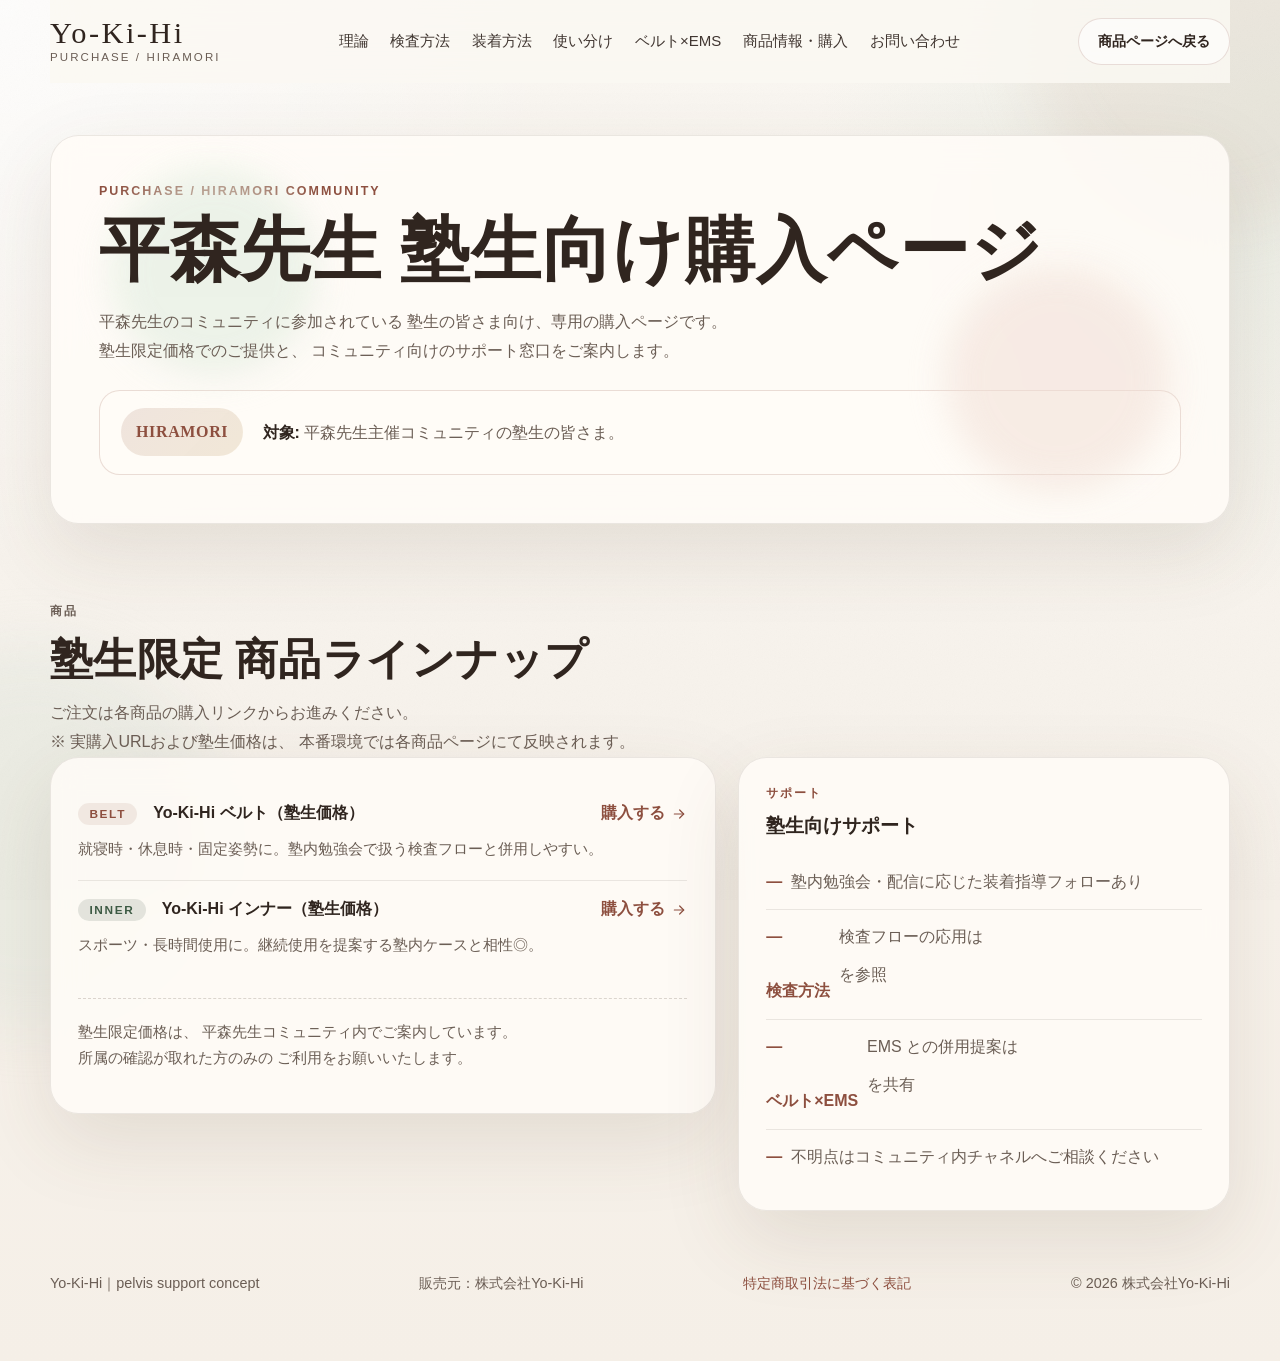
<file: purchase-hiramori.html>
<!DOCTYPE html>
<html lang="ja">
  <head>
    <meta charset="UTF-8" />
    <meta name="viewport" content="width=device-width, initial-scale=1.0" />
    <title>平森先生 塾生向け 購入ページ｜Yo-Ki-Hi</title>
    <meta
      name="description"
      content="Yo-Ki-Hi 平森先生コミュニティ塾生向けの購入ページ。塾生限定価格と専用サポート窓口のご案内。"
    />
    <meta name="theme-color" content="#f5efe7" />
    <meta name="robots" content="noindex, nofollow" />

    <meta property="og:title" content="Yo-Ki-Hi｜平森先生 塾生向け 購入ページ" />
    <meta property="og:description" content="平森先生のコミュニティに参加されている塾生の皆さま向け、専用の購入ページです。" />
    <meta property="og:type" content="website" />
    <meta property="og:url" content="https://productlp.yo-ki-hi.co.jp/purchase-hiramori.html" />
    <meta property="og:image" content="https://productlp.yo-ki-hi.co.jp/assets/og-image.jpg?v=20260516d" />
    <meta property="og:site_name" content="Yo-Ki-Hi" />
    <meta property="og:locale" content="ja_JP" />
    <meta name="twitter:card" content="summary_large_image" />
    <meta name="twitter:title" content="Yo-Ki-Hi｜平森先生 塾生向け 購入ページ" />
    <meta name="twitter:description" content="平森先生コミュニティの塾生の皆さま向け、専用の購入ページです。" />
    <meta name="twitter:image" content="https://productlp.yo-ki-hi.co.jp/assets/og-image.jpg?v=20260516d" />

    <link rel="canonical" href="https://productlp.yo-ki-hi.co.jp/purchase-hiramori.html" />
    <link rel="icon" type="image/svg+xml" href="./assets/favicon.svg" />
    <link rel="stylesheet" href="./style.css?v=20260516d" />
  </head>
  <body>
    <a href="#purchase-list" class="skip-link">本文へスキップ</a>

    <div class="grain-overlay" aria-hidden="true"></div>

    <div class="page-shell">
      <header class="site-header">
        <a class="brand" href="./index.html#top">
          <span class="brand-mark">Yo-Ki-Hi</span>
          <span class="brand-sub">purchase / hiramori</span>
        </a>

        <nav class="main-nav" aria-label="メインナビゲーション">
          <a href="./index.html#theory">理論</a>
          <a href="./index.html#inspection">検査方法</a>
          <a href="./index.html#wearing">装着方法</a>
          <a href="./index.html#selector">使い分け</a>
          <a href="./index.html#ems">ベルト×EMS</a>
          <a href="./index.html#products">商品情報・購入</a>
          <a href="./index.html#contact">お問い合わせ</a>
        </nav>

        <a class="header-cta" href="./index.html#products">商品ページへ戻る</a>
      </header>

      <main>
        <section class="purchase-hero reveal">
          <div class="purchase-hero-copy card-surface">
            <p class="eyebrow">Purchase / hiramori community</p>
            <h1>平森先生 塾生向け<br class="br-sp-only" />購入ページ</h1>
            <p class="purchase-lead">
              平森先生のコミュニティに参加されている<br class="br-sp-only" />
              塾生の皆さま向け、専用の購入ページです。<br class="br-pc-only" />
              塾生限定価格でのご提供と、<br class="br-sp-only" />
              コミュニティ向けのサポート窓口をご案内します。
            </p>

            <div class="audience-banner">
              <span class="badge">HIRAMORI</span>
              <p>
                <strong>対象:</strong> 平森先生主催コミュニティの塾生の皆さま。
              </p>
            </div>
          </div>
        </section>

        <section class="section reveal" id="purchase-list" aria-labelledby="purchase-list-heading">
          <div class="section-head compact-head">
            <p class="section-label">商品</p>
            <h2 id="purchase-list-heading">塾生限定 商品ラインナップ</h2>
            <p>
              ご注文は各商品の購入リンクからお進みください。<br class="br-pc-only" />
              ※ 実購入URLおよび塾生価格は、<br class="br-sp-only" />
              本番環境では各商品ページにて反映されます。
            </p>
          </div>

          <div class="purchase-product-layout">
            <article class="purchase-card card-surface">
              <div class="item-row">
                <span class="item-tag">Belt</span>
                <span class="item-name">Yo-Ki-Hi ベルト（塾生価格）</span>
                <a class="item-link" href="https://yo-ki-hi.myshopify.com/collections/hiramori-exclusive" target="_blank" rel="noopener" data-purchase-channel="ベルト（塾生価格）" aria-label="平森塾生向けベルトの購入ページへ">購入する <svg class="icon" viewBox="0 0 24 24" aria-hidden="true"><path d="M5 12h14"/><polyline points="13 6 19 12 13 18"/></svg></a>
                <span class="item-meta">就寝時・休息時・固定姿勢に。塾内勉強会で扱う検査フローと併用しやすい。</span>
              </div>

              <div class="item-row">
                <span class="item-tag tag-inner">Inner</span>
                <span class="item-name">Yo-Ki-Hi インナー（塾生価格）</span>
                <a class="item-link" href="https://yo-ki-hi.myshopify.com/collections/hiramori-exclusive" target="_blank" rel="noopener" data-purchase-channel="インナー（塾生価格）" aria-label="平森塾生向けインナーの購入ページへ">購入する <svg class="icon" viewBox="0 0 24 24" aria-hidden="true"><path d="M5 12h14"/><polyline points="13 6 19 12 13 18"/></svg></a>
                <span class="item-meta">スポーツ・長時間使用に。継続使用を提案する塾内ケースと相性◎。</span>
              </div>

              <p class="pricing-note">
                塾生限定価格は、<br class="br-sp-only" />
                平森先生コミュニティ内でご案内しています。<br />
                所属の確認が取れた方のみの<br class="br-sp-only" />
                ご利用をお願いいたします。
              </p>

            </article>

            <aside class="support-panel card-surface" aria-labelledby="support-heading">
              <p class="section-label">サポート</p>
              <h3 id="support-heading">塾生向けサポート</h3>
              <ul class="support-list">
                <li>塾内勉強会・配信に応じた装着指導フォローあり</li>
                <li>検査フローの応用は<a class="text-link" href="./index.html#inspection">検査方法</a>を参照</li>
                <li>EMS との併用提案は<a class="text-link" href="./index.html#ems">ベルト×EMS</a>を共有</li>
                <li>不明点はコミュニティ内チャネルへご相談ください</li>
              </ul>
            </aside>
          </div>
        </section>
      </main>

      <footer class="site-footer">
        <p>Yo-Ki-Hi｜pelvis support concept</p>
        <p>販売元：株式会社Yo-Ki-Hi</p>
        <p><a href="./tokushoho.html">特定商取引法に基づく表記</a></p>
        <p>&copy; <span id="year"></span> 株式会社Yo-Ki-Hi</p>
      </footer>
    </div>

    <script src="./app.js?v=20260516d" defer></script>
  </body>
</html>
</file>
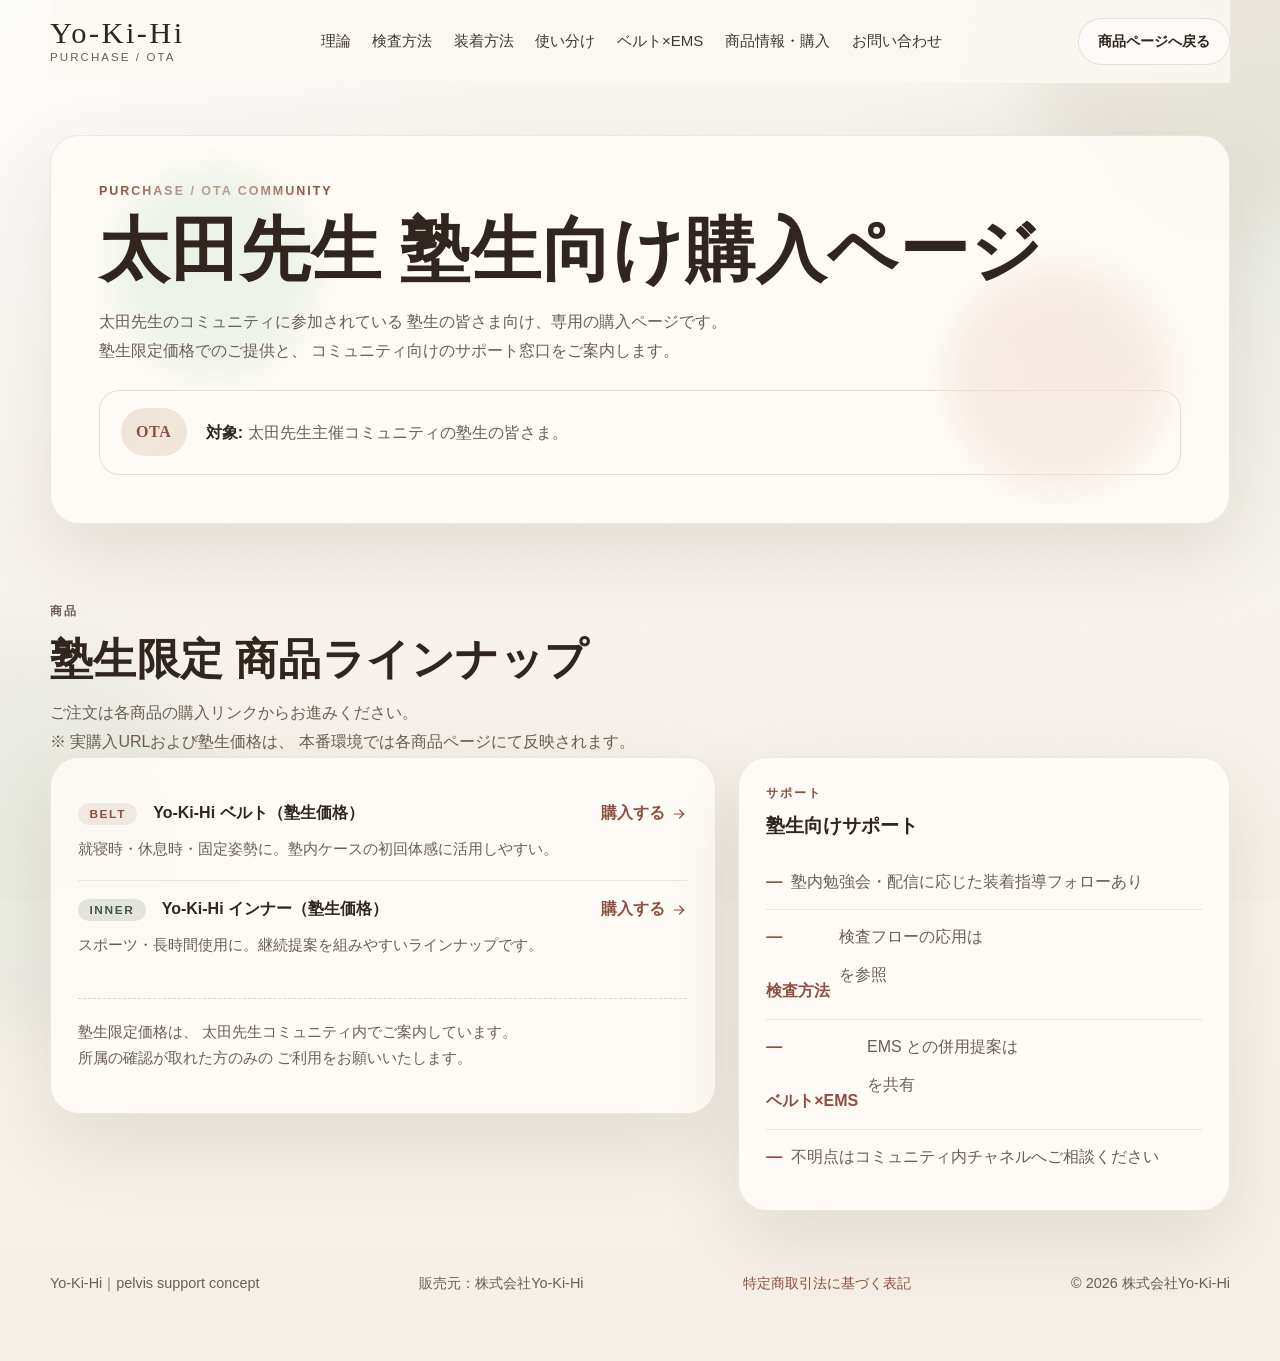
<file: purchase-ota.html>
<!DOCTYPE html>
<html lang="ja">
  <head>
    <meta charset="UTF-8" />
    <meta name="viewport" content="width=device-width, initial-scale=1.0" />
    <title>太田先生 塾生向け 購入ページ｜Yo-Ki-Hi</title>
    <meta
      name="description"
      content="Yo-Ki-Hi 太田先生コミュニティ塾生向けの購入ページ。塾生限定価格と専用サポート窓口のご案内。"
    />
    <meta name="theme-color" content="#f5efe7" />
    <meta name="robots" content="noindex, nofollow" />

    <meta property="og:title" content="Yo-Ki-Hi｜太田先生 塾生向け 購入ページ" />
    <meta property="og:description" content="太田先生のコミュニティに参加されている塾生の皆さま向け、専用の購入ページです。" />
    <meta property="og:type" content="website" />
    <meta property="og:url" content="https://productlp.yo-ki-hi.co.jp/purchase-ota.html" />
    <meta property="og:image" content="https://productlp.yo-ki-hi.co.jp/assets/og-image.jpg?v=20260516d" />
    <meta property="og:site_name" content="Yo-Ki-Hi" />
    <meta property="og:locale" content="ja_JP" />
    <meta name="twitter:card" content="summary_large_image" />
    <meta name="twitter:title" content="Yo-Ki-Hi｜太田先生 塾生向け 購入ページ" />
    <meta name="twitter:description" content="太田先生コミュニティの塾生の皆さま向け、専用の購入ページです。" />
    <meta name="twitter:image" content="https://productlp.yo-ki-hi.co.jp/assets/og-image.jpg?v=20260516d" />

    <link rel="canonical" href="https://productlp.yo-ki-hi.co.jp/purchase-ota.html" />
    <link rel="icon" type="image/svg+xml" href="./assets/favicon.svg" />
    <link rel="stylesheet" href="./style.css?v=20260516d" />
  </head>
  <body>
    <a href="#purchase-list" class="skip-link">本文へスキップ</a>

    <div class="grain-overlay" aria-hidden="true"></div>

    <div class="page-shell">
      <header class="site-header">
        <a class="brand" href="./index.html#top">
          <span class="brand-mark">Yo-Ki-Hi</span>
          <span class="brand-sub">purchase / ota</span>
        </a>

        <nav class="main-nav" aria-label="メインナビゲーション">
          <a href="./index.html#theory">理論</a>
          <a href="./index.html#inspection">検査方法</a>
          <a href="./index.html#wearing">装着方法</a>
          <a href="./index.html#selector">使い分け</a>
          <a href="./index.html#ems">ベルト×EMS</a>
          <a href="./index.html#products">商品情報・購入</a>
          <a href="./index.html#contact">お問い合わせ</a>
        </nav>

        <a class="header-cta" href="./index.html#products">商品ページへ戻る</a>
      </header>

      <main>
        <section class="purchase-hero reveal">
          <div class="purchase-hero-copy card-surface">
            <p class="eyebrow">Purchase / ota community</p>
            <h1>太田先生 塾生向け<br class="br-sp-only" />購入ページ</h1>
            <p class="purchase-lead">
              太田先生のコミュニティに参加されている<br class="br-sp-only" />
              塾生の皆さま向け、専用の購入ページです。<br class="br-pc-only" />
              塾生限定価格でのご提供と、<br class="br-sp-only" />
              コミュニティ向けのサポート窓口をご案内します。
            </p>

            <div class="audience-banner">
              <span class="badge">OTA</span>
              <p>
                <strong>対象:</strong> 太田先生主催コミュニティの塾生の皆さま。
              </p>
            </div>
          </div>
        </section>

        <section class="section reveal" id="purchase-list" aria-labelledby="purchase-list-heading">
          <div class="section-head compact-head">
            <p class="section-label">商品</p>
            <h2 id="purchase-list-heading">塾生限定 商品ラインナップ</h2>
            <p>
              ご注文は各商品の購入リンクからお進みください。<br class="br-pc-only" />
              ※ 実購入URLおよび塾生価格は、<br class="br-sp-only" />
              本番環境では各商品ページにて反映されます。
            </p>
          </div>

          <div class="purchase-product-layout">
            <article class="purchase-card card-surface">
              <div class="item-row">
                <span class="item-tag">Belt</span>
                <span class="item-name">Yo-Ki-Hi ベルト（塾生価格）</span>
                <a class="item-link" href="https://yo-ki-hi.myshopify.com/collections/otatomuson-exclusive" target="_blank" rel="noopener" data-purchase-channel="ベルト（塾生価格）" aria-label="太田塾生向けベルトの購入ページへ">購入する <svg class="icon" viewBox="0 0 24 24" aria-hidden="true"><path d="M5 12h14"/><polyline points="13 6 19 12 13 18"/></svg></a>
                <span class="item-meta">就寝時・休息時・固定姿勢に。塾内ケースの初回体感に活用しやすい。</span>
              </div>

              <div class="item-row">
                <span class="item-tag tag-inner">Inner</span>
                <span class="item-name">Yo-Ki-Hi インナー（塾生価格）</span>
                <a class="item-link" href="https://yo-ki-hi.myshopify.com/collections/otatomuson-exclusive" target="_blank" rel="noopener" data-purchase-channel="インナー（塾生価格）" aria-label="太田塾生向けインナーの購入ページへ">購入する <svg class="icon" viewBox="0 0 24 24" aria-hidden="true"><path d="M5 12h14"/><polyline points="13 6 19 12 13 18"/></svg></a>
                <span class="item-meta">スポーツ・長時間使用に。継続提案を組みやすいラインナップです。</span>
              </div>

              <p class="pricing-note">
                塾生限定価格は、<br class="br-sp-only" />
                太田先生コミュニティ内でご案内しています。<br />
                所属の確認が取れた方のみの<br class="br-sp-only" />
                ご利用をお願いいたします。
              </p>

            </article>

            <aside class="support-panel card-surface" aria-labelledby="support-heading">
              <p class="section-label">サポート</p>
              <h3 id="support-heading">塾生向けサポート</h3>
              <ul class="support-list">
                <li>塾内勉強会・配信に応じた装着指導フォローあり</li>
                <li>検査フローの応用は<a class="text-link" href="./index.html#inspection">検査方法</a>を参照</li>
                <li>EMS との併用提案は<a class="text-link" href="./index.html#ems">ベルト×EMS</a>を共有</li>
                <li>不明点はコミュニティ内チャネルへご相談ください</li>
              </ul>
            </aside>
          </div>
        </section>
      </main>

      <footer class="site-footer">
        <p>Yo-Ki-Hi｜pelvis support concept</p>
        <p>販売元：株式会社Yo-Ki-Hi</p>
        <p><a href="./tokushoho.html">特定商取引法に基づく表記</a></p>
        <p>&copy; <span id="year"></span> 株式会社Yo-Ki-Hi</p>
      </footer>
    </div>

    <script src="./app.js?v=20260516d" defer></script>
  </body>
</html>
</file>
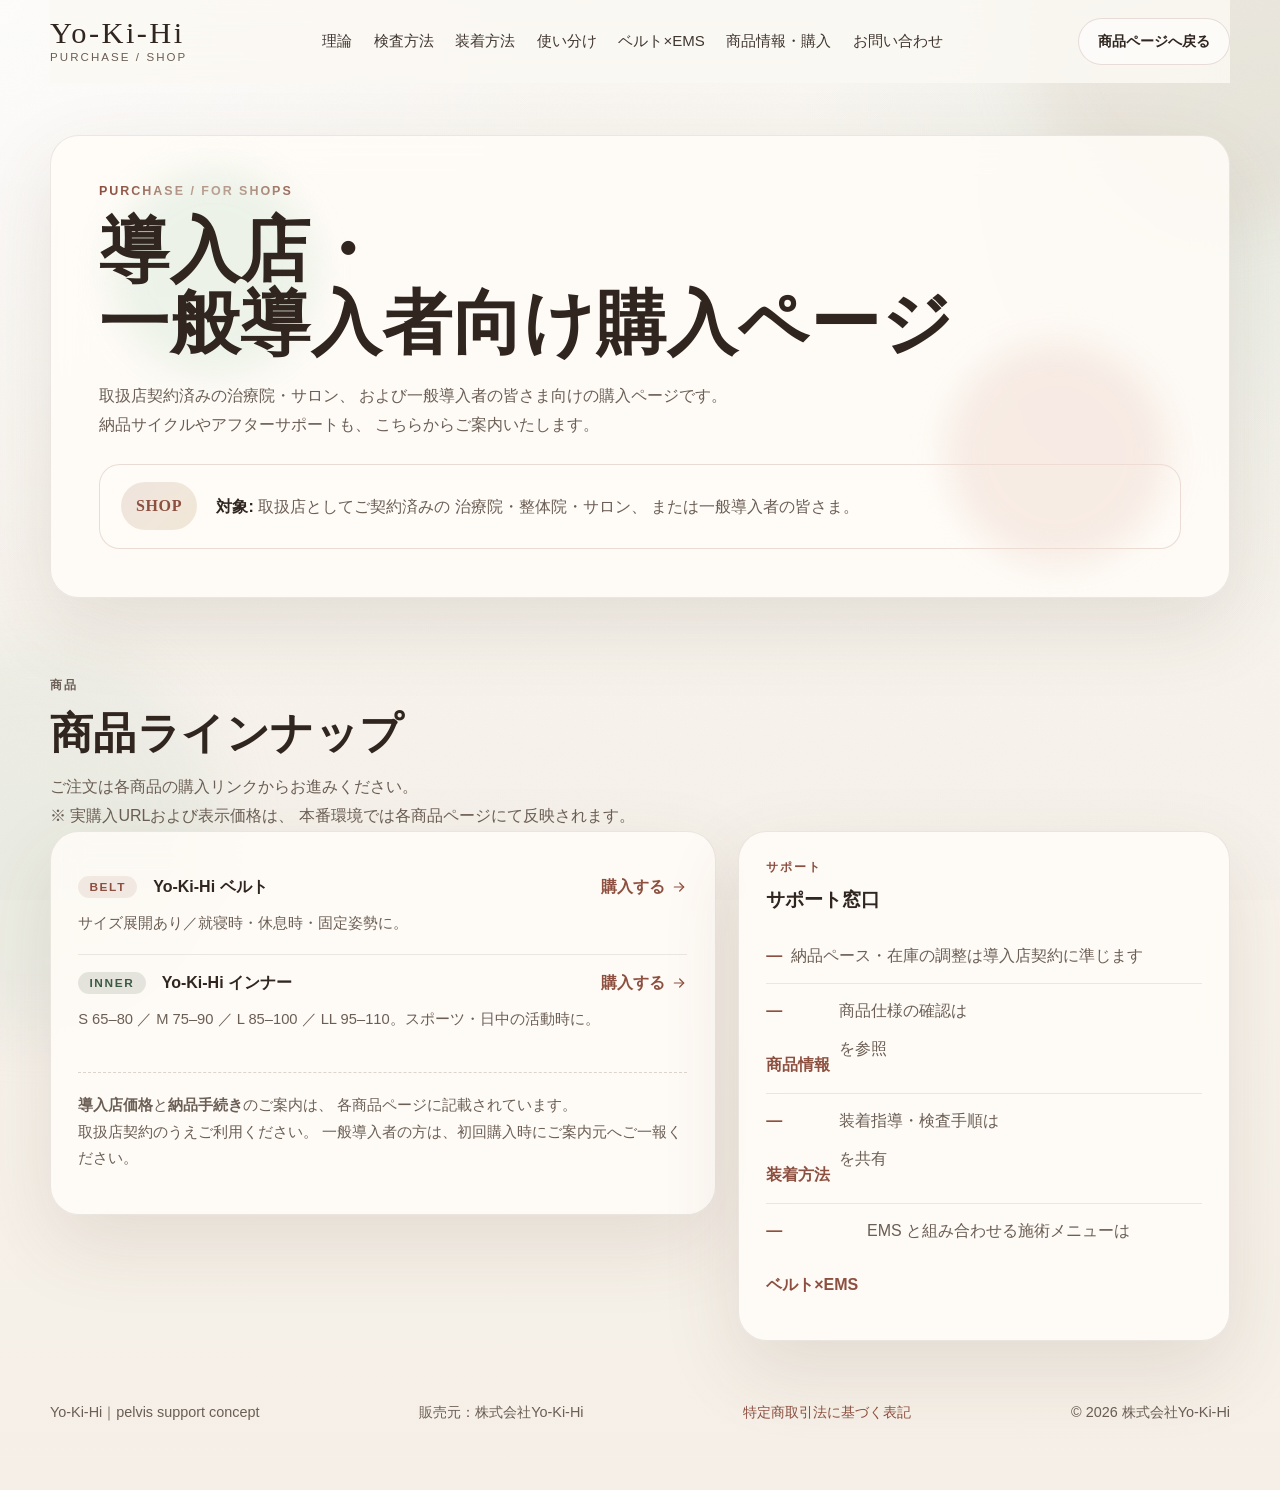
<file: purchase-shop.html>
<!DOCTYPE html>
<html lang="ja">
  <head>
    <meta charset="UTF-8" />
    <meta name="viewport" content="width=device-width, initial-scale=1.0" />
    <title>導入店／一般導入者向け 購入ページ｜Yo-Ki-Hi</title>
    <meta
      name="description"
      content="Yo-Ki-Hi 導入店および一般導入者向けの購入ページ。骨盤ベルトとインナーの注文、納品手続き、サポート窓口をご案内します。"
    />
    <meta name="theme-color" content="#f5efe7" />
    <meta name="robots" content="noindex, nofollow" />

    <meta property="og:title" content="Yo-Ki-Hi｜導入店・一般導入者向け 購入ページ" />
    <meta property="og:description" content="取扱店契約済みの治療院・サロン、および一般導入者の皆さま向けの購入ページです。" />
    <meta property="og:type" content="website" />
    <meta property="og:url" content="https://productlp.yo-ki-hi.co.jp/purchase-shop.html" />
    <meta property="og:image" content="https://productlp.yo-ki-hi.co.jp/assets/og-image.jpg?v=20260516d" />
    <meta property="og:site_name" content="Yo-Ki-Hi" />
    <meta property="og:locale" content="ja_JP" />
    <meta name="twitter:card" content="summary_large_image" />
    <meta name="twitter:title" content="Yo-Ki-Hi｜導入店・一般導入者向け 購入ページ" />
    <meta name="twitter:description" content="導入店契約済みの治療院・サロン、および一般導入者の皆さま向けの購入ページです。" />
    <meta name="twitter:image" content="https://productlp.yo-ki-hi.co.jp/assets/og-image.jpg?v=20260516d" />

    <link rel="canonical" href="https://productlp.yo-ki-hi.co.jp/purchase-shop.html" />
    <link rel="icon" type="image/svg+xml" href="./assets/favicon.svg" />
    <link rel="stylesheet" href="./style.css?v=20260516d" />
  </head>
  <body>
    <a href="#purchase-list" class="skip-link">本文へスキップ</a>

    <div class="grain-overlay" aria-hidden="true"></div>

    <div class="page-shell">
      <header class="site-header">
        <a class="brand" href="./index.html#top">
          <span class="brand-mark">Yo-Ki-Hi</span>
          <span class="brand-sub">purchase / shop</span>
        </a>

        <nav class="main-nav" aria-label="メインナビゲーション">
          <a href="./index.html#theory">理論</a>
          <a href="./index.html#inspection">検査方法</a>
          <a href="./index.html#wearing">装着方法</a>
          <a href="./index.html#selector">使い分け</a>
          <a href="./index.html#ems">ベルト×EMS</a>
          <a href="./index.html#products">商品情報・購入</a>
          <a href="./index.html#contact">お問い合わせ</a>
        </nav>

        <a class="header-cta" href="./index.html#products">商品ページへ戻る</a>
      </header>

      <main>
        <section class="purchase-hero reveal">
          <div class="purchase-hero-copy card-surface">
            <p class="eyebrow">Purchase / for shops</p>
            <h1>導入店・一般導入者向け<br class="br-sp-only" />購入ページ</h1>
            <p class="purchase-lead">
              取扱店契約済みの治療院・サロン、<br class="br-sp-only" />
              および一般導入者の皆さま向けの購入ページです。<br class="br-pc-only" />
              納品サイクルやアフターサポートも、<br class="br-sp-only" />
              こちらからご案内いたします。
            </p>

            <div class="audience-banner">
              <span class="badge">SHOP</span>
              <p>
                <strong>対象:</strong> 取扱店としてご契約済みの<br class="br-sp-only" />
                治療院・整体院・サロン、<br class="br-sp-only" />
                または一般導入者の皆さま。
              </p>
            </div>
          </div>
        </section>

        <section class="section reveal" id="purchase-list" aria-labelledby="purchase-list-heading">
          <div class="section-head compact-head">
            <p class="section-label">商品</p>
            <h2 id="purchase-list-heading">商品ラインナップ</h2>
            <p>
              ご注文は各商品の購入リンクからお進みください。<br class="br-pc-only" />
              ※ 実購入URLおよび表示価格は、<br class="br-sp-only" />
              本番環境では各商品ページにて反映されます。
            </p>
          </div>

          <div class="purchase-product-layout">
            <article class="purchase-card card-surface">
              <div class="item-row">
                <span class="item-tag">Belt</span>
                <span class="item-name">Yo-Ki-Hi ベルト</span>
                <a class="item-link" href="https://yo-ki-hi.myshopify.com/pages/dounyuten" target="_blank" rel="noopener" data-purchase-channel="ベルト" aria-label="導入店向けベルトの購入ページへ">購入する <svg class="icon" viewBox="0 0 24 24" aria-hidden="true"><path d="M5 12h14"/><polyline points="13 6 19 12 13 18"/></svg></a>
                <span class="item-meta">サイズ展開あり／就寝時・休息時・固定姿勢に。</span>
              </div>

              <div class="item-row">
                <span class="item-tag tag-inner">Inner</span>
                <span class="item-name">Yo-Ki-Hi インナー</span>
                <a class="item-link" href="https://yo-ki-hi.myshopify.com/pages/dounyuten" target="_blank" rel="noopener" data-purchase-channel="インナー" aria-label="導入店向けインナーの購入ページへ">購入する <svg class="icon" viewBox="0 0 24 24" aria-hidden="true"><path d="M5 12h14"/><polyline points="13 6 19 12 13 18"/></svg></a>
                <span class="item-meta">S 65–80 ／ M 75–90 ／ L 85–100 ／ LL 95–110。スポーツ・日中の活動時に。</span>
              </div>

              <p class="pricing-note">
                <strong>導入店価格</strong>と<strong>納品手続き</strong>のご案内は、<br class="br-sp-only" />
                各商品ページに記載されています。<br class="br-pc-only" />
                取扱店契約のうえご利用ください。<br class="br-sp-only" />
                一般導入者の方は、初回購入時にご案内元へご一報ください。
              </p>

            </article>

            <aside class="support-panel card-surface" aria-labelledby="support-heading">
              <p class="section-label">サポート</p>
              <h3 id="support-heading">サポート窓口</h3>
              <ul class="support-list">
                <li>納品ペース・在庫の調整は導入店契約に準じます</li>
                <li>商品仕様の確認は<a class="text-link" href="./index.html#products">商品情報</a>を参照</li>
                <li>装着指導・検査手順は<a class="text-link" href="./index.html#wearing">装着方法</a>を共有</li>
                <li>EMS と組み合わせる施術メニューは<a class="text-link" href="./index.html#ems">ベルト×EMS</a></li>
              </ul>
            </aside>
          </div>
        </section>
      </main>

      <footer class="site-footer">
        <p>Yo-Ki-Hi｜pelvis support concept</p>
        <p>販売元：株式会社Yo-Ki-Hi</p>
        <p><a href="./tokushoho.html">特定商取引法に基づく表記</a></p>
        <p>&copy; <span id="year"></span> 株式会社Yo-Ki-Hi</p>
      </footer>
    </div>

    <script src="./app.js?v=20260516d" defer></script>
  </body>
</html>
</file>
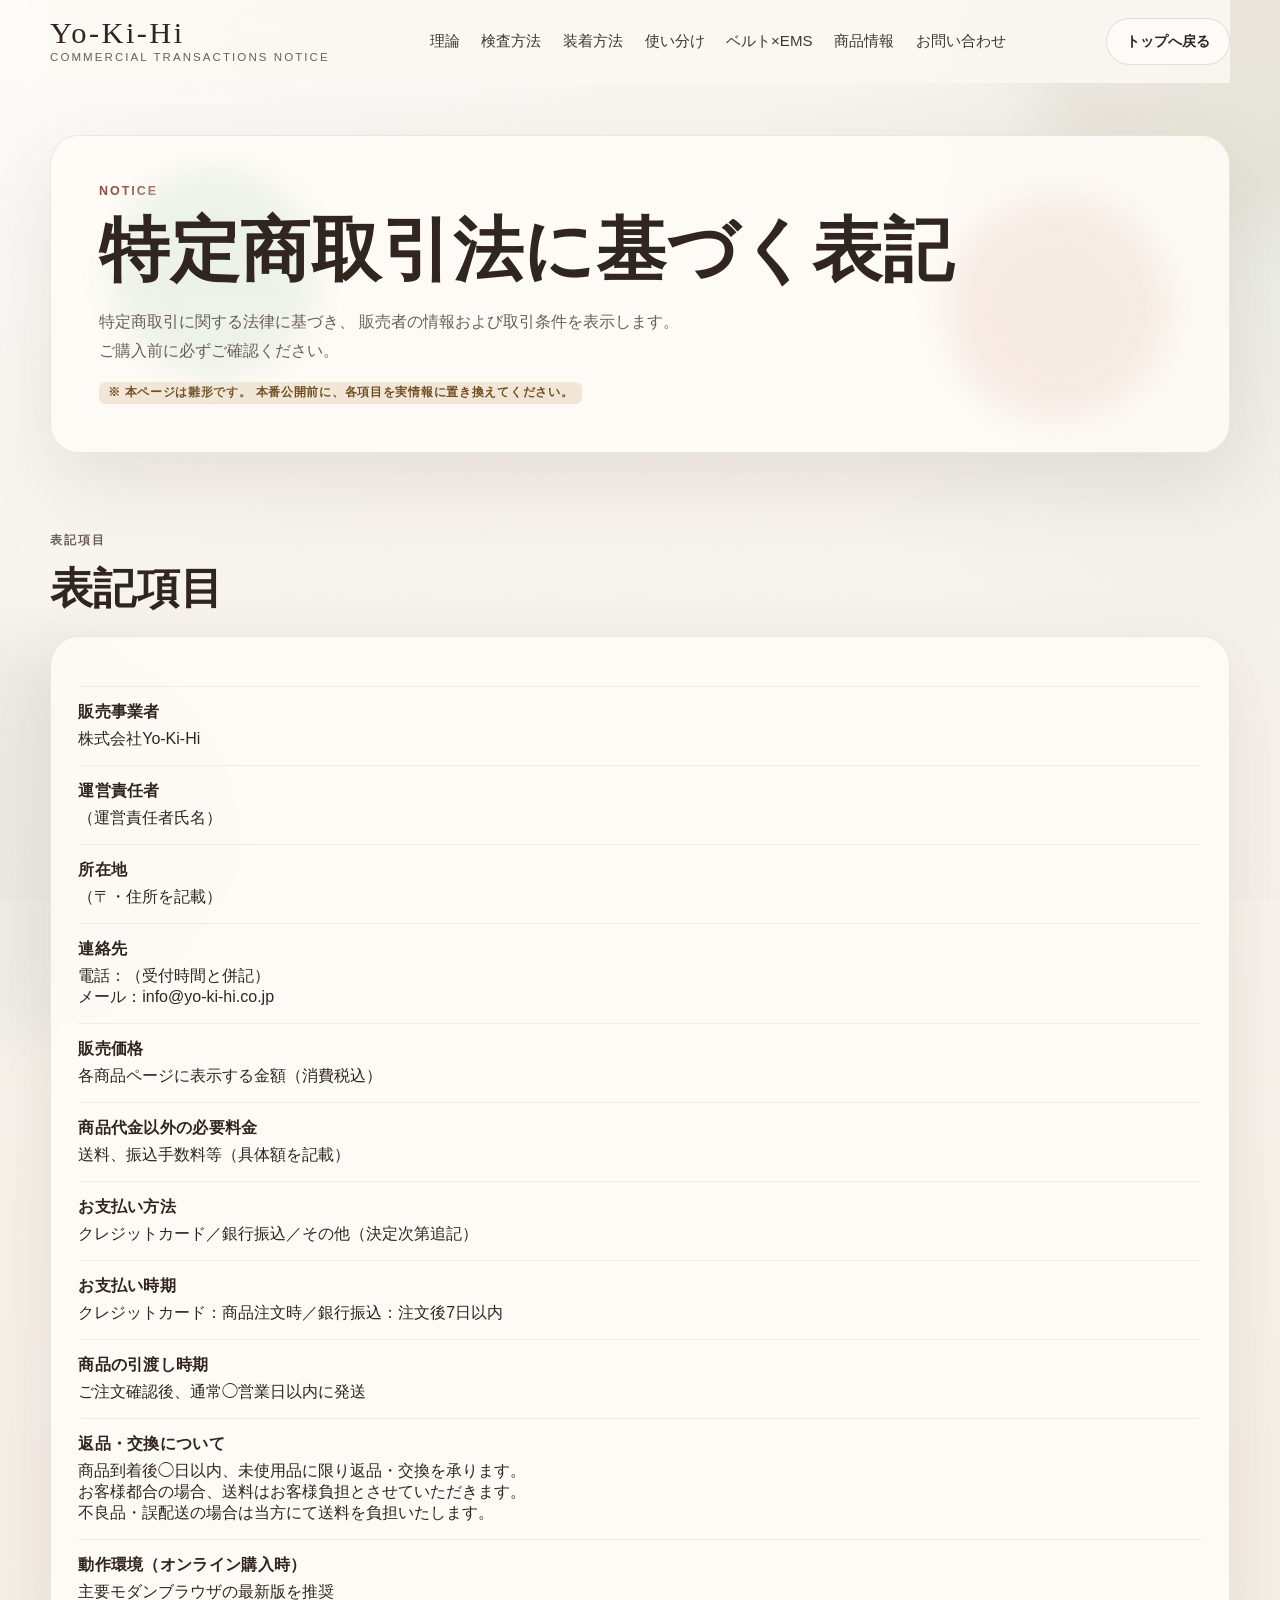
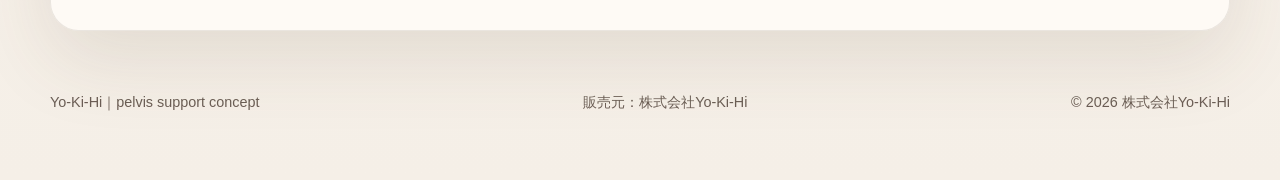
<file: tokushoho.html>
<!DOCTYPE html>
<html lang="ja">
  <head>
    <meta charset="UTF-8" />
    <meta name="viewport" content="width=device-width, initial-scale=1.0" />
    <title>特定商取引法に基づく表記｜Yo-Ki-Hi</title>
    <meta name="description" content="Yo-Ki-Hi 特定商取引法に基づく表記。販売者情報、お支払い方法、配送、返品等の条件をご案内します。" />
    <meta name="theme-color" content="#f5efe7" />

    <meta property="og:title" content="Yo-Ki-Hi｜特定商取引法に基づく表記" />
    <meta property="og:description" content="販売者情報、お支払い方法、配送、返品等の条件をご案内します。" />
    <meta property="og:type" content="website" />
    <meta property="og:url" content="https://productlp.yo-ki-hi.co.jp/tokushoho.html" />
    <meta property="og:image" content="https://productlp.yo-ki-hi.co.jp/assets/og-image.jpg?v=20260516d" />
    <meta property="og:site_name" content="Yo-Ki-Hi" />
    <meta property="og:locale" content="ja_JP" />
    <meta name="twitter:card" content="summary_large_image" />
    <meta name="twitter:title" content="Yo-Ki-Hi｜特定商取引法に基づく表記" />
    <meta name="twitter:description" content="販売者情報、お支払い方法、配送、返品等の条件をご案内します。" />
    <meta name="twitter:image" content="https://productlp.yo-ki-hi.co.jp/assets/og-image.jpg?v=20260516d" />

    <link rel="canonical" href="https://productlp.yo-ki-hi.co.jp/tokushoho.html" />
    <link rel="icon" type="image/svg+xml" href="./assets/favicon.svg" />
    <link rel="stylesheet" href="./style.css?v=20260516d" />
  </head>
  <body>
    <a href="#main" class="skip-link">本文へスキップ</a>

    <div class="grain-overlay" aria-hidden="true"></div>

    <div class="page-shell">
      <header class="site-header">
        <a class="brand" href="./index.html#top">
          <span class="brand-mark">Yo-Ki-Hi</span>
          <span class="brand-sub">commercial transactions notice</span>
        </a>

        <nav class="main-nav" aria-label="メインナビゲーション">
          <a href="./index.html#theory">理論</a>
          <a href="./index.html#inspection">検査方法</a>
          <a href="./index.html#wearing">装着方法</a>
          <a href="./index.html#selector">使い分け</a>
          <a href="./index.html#ems">ベルト×EMS</a>
          <a href="./index.html#products">商品情報</a>
          <a href="./index.html#contact">お問い合わせ</a>
        </nav>

        <a class="header-cta" href="./index.html#top">トップへ戻る</a>
      </header>

      <main id="main">
        <section class="purchase-hero reveal">
          <div class="purchase-hero-copy card-surface">
            <p class="eyebrow">Notice</p>
            <h1>特定商取引法に基づく表記</h1>
            <p class="purchase-lead">
              特定商取引に関する法律に基づき、<br class="br-sp-only" />
              販売者の情報および取引条件を表示します。<br class="br-pc-only" />
              ご購入前に必ずご確認ください。
            </p>

            <p class="placeholder-tag" style="margin-top:1rem">
              ※ 本ページは雛形です。<br class="br-sp-only" />
              本番公開前に、各項目を実情報に置き換えてください。
            </p>
          </div>
        </section>

        <section class="section reveal" aria-labelledby="tokushoho-heading">
          <div class="section-head compact-head">
            <p class="section-label">表記項目</p>
            <h2 id="tokushoho-heading">表記項目</h2>
          </div>

          <article class="card-surface" style="padding:1.7rem;margin-top:1.4rem">
            <dl class="spec-list" style="grid-template-columns:1fr">
              <div>
                <dt>販売事業者</dt>
                <dd>株式会社Yo-Ki-Hi</dd>
              </div>
              <div>
                <dt>運営責任者</dt>
                <dd>（運営責任者氏名）</dd>
              </div>
              <div>
                <dt>所在地</dt>
                <dd>（〒・住所を記載）</dd>
              </div>
              <div>
                <dt>連絡先</dt>
                <dd>
                  電話：（受付時間と併記）<br />
                  メール：<a href="mailto:info@yo-ki-hi.co.jp">info@yo-ki-hi.co.jp</a>
                </dd>
              </div>
              <div>
                <dt>販売価格</dt>
                <dd>各商品ページに表示する金額（消費税込）</dd>
              </div>
              <div>
                <dt>商品代金以外の必要料金</dt>
                <dd>送料、振込手数料等（具体額を記載）</dd>
              </div>
              <div>
                <dt>お支払い方法</dt>
                <dd>クレジットカード／銀行振込／その他（決定次第追記）</dd>
              </div>
              <div>
                <dt>お支払い時期</dt>
                <dd>クレジットカード：商品注文時／銀行振込：注文後7日以内</dd>
              </div>
              <div>
                <dt>商品の引渡し時期</dt>
                <dd>ご注文確認後、通常◯営業日以内に発送</dd>
              </div>
              <div>
                <dt>返品・交換について</dt>
                <dd>
                  商品到着後◯日以内、未使用品に限り返品・交換を承ります。<br />
                  お客様都合の場合、送料はお客様負担とさせていただきます。<br />
                  不良品・誤配送の場合は当方にて送料を負担いたします。
                </dd>
              </div>
              <div>
                <dt>動作環境（オンライン購入時）</dt>
                <dd>主要モダンブラウザの最新版を推奨</dd>
              </div>
            </dl>
          </article>
        </section>
      </main>

      <footer class="site-footer">
        <p>Yo-Ki-Hi｜pelvis support concept</p>
        <p>販売元：株式会社Yo-Ki-Hi</p>
        <p>&copy; <span id="year"></span> 株式会社Yo-Ki-Hi</p>
      </footer>
    </div>

    <script src="./app.js?v=20260516d" defer></script>
  </body>
</html>
</file>
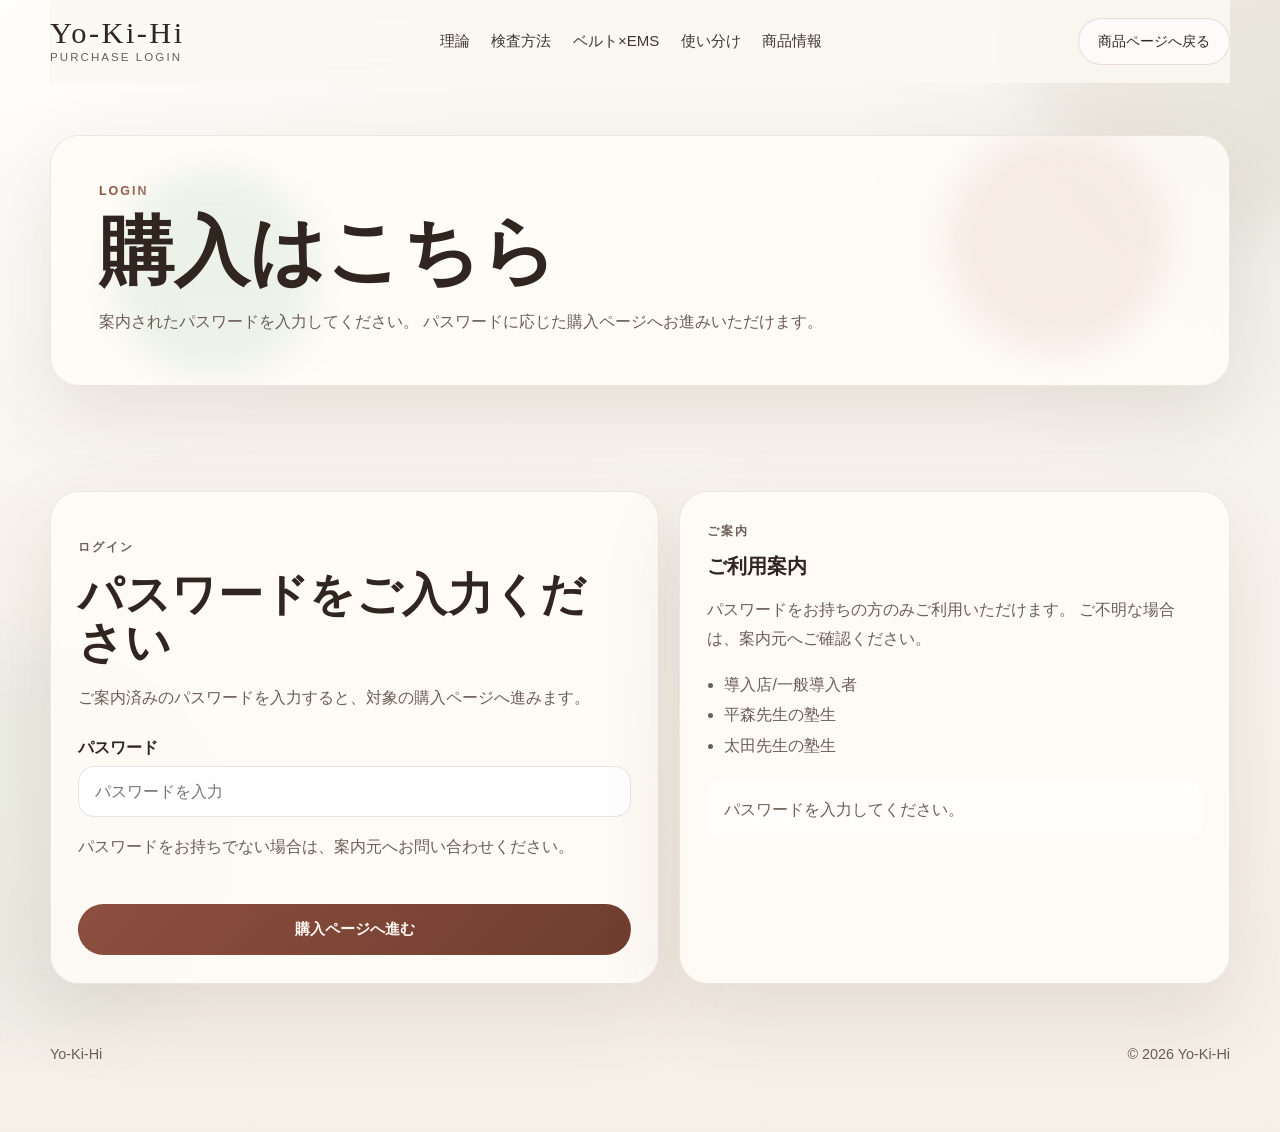
<file: knowledge/mock-source/purchase-login.html>
<!DOCTYPE html>
<html lang="ja">
  <head>
    <meta charset="UTF-8" />
    <meta name="viewport" content="width=device-width, initial-scale=1.0" />
    <title>Yo-Ki-Hi | 購入ログイン</title>
    <meta
      name="description"
      content="Yo-Ki-Hi 購入ページへ進むためのログインページ。導入店/一般導入者、平森先生の塾生、太田先生の塾生の3区分に対応。"
    />
    <link rel="stylesheet" href="./style.css" />
  </head>
  <body>
    <div class="page-shell">
      <header class="site-header">
        <a class='brand' href='/#top'>
          <span class="brand-mark">Yo-Ki-Hi</span>
          <span class="brand-sub">purchase login</span>
        </a>

        <nav class="main-nav" aria-label="メインナビゲーション">
          <a href='/#theory'>理論</a>
          <a href='/#inspection'>検査方法</a>
          <a href='/#ems'>ベルト×EMS</a>
          <a href='/#selector'>使い分け</a>
          <a href='/#products'>商品情報</a>
        </nav>

        <a class='header-cta' href='/#products'>商品ページへ戻る</a>
      </header>

      <main>
        <section class="purchase-hero reveal">
          <div class="purchase-hero-copy card-surface">
            <p class="eyebrow">Login</p>
            <h1>購入はこちら</h1>
            <p class="purchase-lead">
              案内されたパスワードを入力してください。
              パスワードに応じた購入ページへお進みいただけます。
            </p>
          </div>
        </section>

        <section class="section reveal" id="purchase-login">
          <div class="purchase-login-layout">
            <article class="login-panel card-surface">
              <div class="section-head compact-head">
                <p class="section-label">ログイン</p>
                <h2>パスワードをご入力ください</h2>
                <p id="audience-description">
                  ご案内済みのパスワードを入力すると、対象の購入ページへ進みます。
                </p>
              </div>

              <form class="purchase-form" data-purchase-form>
                <label class="field">
                  <span>パスワード</span>
                  <input
                    type="password"
                    name="password"
                    placeholder="パスワードを入力"
                    autocomplete="current-password"
                  />
                </label>

                <div class="field-note">
                  パスワードをお持ちでない場合は、案内元へお問い合わせください。
                </div>

                <button class="button button-primary button-wide" type="submit">
                  購入ページへ進む
                </button>
              </form>
            </article>

            <aside class="access-panel card-surface">
              <p class="section-label">ご案内</p>
              <h3>ご利用案内</h3>
              <p>
                パスワードをお持ちの方のみご利用いただけます。
                ご不明な場合は、案内元へご確認ください。
              </p>
              <ul class="access-list">
                <li>導入店/一般導入者</li>
                <li>平森先生の塾生</li>
                <li>太田先生の塾生</li>
              </ul>
              <div class="preview-result" data-login-result aria-live="polite">
                パスワードを入力してください。
              </div>
            </aside>
          </div>
        </section>
      </main>

      <footer class="site-footer">
        <p>Yo-Ki-Hi</p>
        <p>&copy; <span id="year"></span> Yo-Ki-Hi</p>
      </footer>
    </div>

    <script src="./app.js"></script>
    <script src="./purchase-login.js"></script>
  </body>
</html>
</file>
<file: style.css>
:root {
  --bg: #f5efe7;
  --bg-soft: #fcf8f3;
  --surface: rgba(255, 252, 247, 0.86);
  --surface-strong: #fffdf9;
  --line: rgba(95, 78, 65, 0.12);
  --line-strong: rgba(95, 78, 65, 0.22);
  --ink: #30251f;
  --ink-soft: #4a3c34;
  --muted: #6b5e55;
  --accent: #8d4f3f;
  --accent-deep: #6f3d2f;
  --accent-soft: #f1ddd4;
  --sage: #6f7f71;
  --sage-soft: #dde6db;
  --gold: #85622a; /* 元のモックは #b68d49 だが WCAG AA を満たすため濃度を上げた（背景 #f5efe7 上で 4.87:1） */
  --shadow-sm: 0 14px 36px rgba(88, 63, 44, 0.08);
  --shadow: 0 28px 80px rgba(88, 63, 44, 0.12);
  --shadow-lg: 0 36px 96px rgba(88, 63, 44, 0.16);

  --heading-font: "Iowan Old Style", "Palatino Linotype", "Hiragino Mincho ProN", "Yu Mincho", "YuMincho", serif;
  --body-font: "Avenir Next", "Hiragino Sans", "Yu Gothic", "Helvetica Neue", sans-serif;
  --max-width: 1180px;
  --section-gap: clamp(1.8rem, 3.6vw, 3rem);
}

*,
*::before,
*::after {
  box-sizing: border-box;
}

html {
  scroll-behavior: smooth;
}

body {
  margin: 0;
  min-width: 320px;
  color: var(--ink);
  font-family: var(--body-font);
  font-feature-settings: "palt";
  text-rendering: optimizeLegibility;
  -webkit-font-smoothing: antialiased;
  background:
    radial-gradient(circle at 0% 0%, rgba(255, 255, 255, 0.82), transparent 30%),
    radial-gradient(circle at 100% 10%, rgba(221, 230, 219, 0.52), transparent 26%),
    linear-gradient(180deg, #fbf8f3 0%, var(--bg) 100%);
}

a { color: inherit; text-decoration: none; }
img { display: block; max-width: 100%; }
iframe { border: 0; }
button, input, textarea { font: inherit; }
[hidden] { display: none !important; }

/* skip link */
.skip-link {
  position: absolute;
  top: -100px;
  left: 1rem;
  padding: 0.7rem 1rem;
  border-radius: 0.6rem;
  background: var(--ink);
  color: #fff;
  font-weight: 700;
  z-index: 100;
  transition: top 180ms ease;
}
.skip-link:focus { top: 1rem; }

.page-shell {
  position: relative;
  overflow: hidden;
}

/* paper grain overlay — extremely subtle, almost invisible. ほぼ気付かない程度 */
.grain-overlay {
  position: fixed;
  inset: 0;
  pointer-events: none;
  z-index: 0;
  mix-blend-mode: multiply;
  opacity: 0.025;
  background-image: url("data:image/svg+xml;utf8,<svg xmlns='http://www.w3.org/2000/svg' width='220' height='220'><filter id='n'><feTurbulence type='fractalNoise' baseFrequency='0.86' numOctaves='2' stitchTiles='stitch'/><feColorMatrix values='0 0 0 0 0  0 0 0 0 0  0 0 0 0 0  0 0 0 0.55 0'/></filter><rect width='100%25' height='100%25' filter='url(%23n)'/></svg>");
  background-size: 220px 220px;
}

.page-shell::before,
.page-shell::after {
  content: "";
  position: fixed;
  width: 24rem;
  height: 24rem;
  border-radius: 50%;
  pointer-events: none;
  filter: blur(28px);
  opacity: 0.35;
  z-index: -1;
}

.page-shell::before {
  top: -10rem;
  right: -8rem;
  background: rgba(225, 210, 198, 0.9);
}

.page-shell::after {
  bottom: -8rem;
  left: -10rem;
  background: rgba(212, 225, 214, 0.84);
}

/* container */
.site-header,
.hero,
.section,
.site-footer,
.purchase-hero {
  width: min(calc(100% - 2.5rem), var(--max-width));
  margin: 0 auto;
}

/* header */
.site-header {
  position: sticky;
  top: 0;
  z-index: 20;
  display: grid;
  grid-template-columns: auto 1fr auto;
  align-items: center;
  gap: 1.5rem;
  padding: 1.15rem 0;
  background: rgba(251, 248, 243, 0.86);
  backdrop-filter: blur(18px);
  -webkit-backdrop-filter: blur(18px);
}

.brand {
  display: inline-flex;
  flex-direction: column;
  gap: 0.25rem;
  line-height: 1;
}

.brand-mark {
  font-family: var(--heading-font);
  font-size: 1.9rem;
  line-height: 0.9;
  letter-spacing: 0.08em;
}

.brand-sub {
  color: var(--muted);
  font-size: 0.72rem;
  letter-spacing: 0.18em;
  text-transform: uppercase;
}

.main-nav {
  display: flex;
  justify-content: center;
  flex-wrap: wrap;
  gap: 1.35rem;
  font-size: 0.94rem;
}

.main-nav a {
  position: relative;
  padding: 0.2rem 0;
  color: rgba(48, 37, 31, 0.92);
}

.main-nav a::after {
  content: "";
  position: absolute;
  left: 0;
  bottom: -0.4rem;
  width: 100%;
  height: 1px;
  background: var(--accent);
  transform: scaleX(0);
  transform-origin: left;
  transition: transform 220ms ease;
}

.main-nav a:hover::after,
.main-nav a:focus-visible::after,
.main-nav a[aria-current="page"]::after {
  transform: scaleX(1);
}

.header-cta {
  display: inline-flex;
  align-items: center;
  justify-content: center;
  min-height: 2.85rem;
  padding: 0.8rem 1.2rem;
  border: 1px solid rgba(141, 79, 63, 0.18);
  border-radius: 999px;
  background: rgba(255, 255, 255, 0.6);
  font-size: 0.9rem;
  font-weight: 600;
  transition:
    transform 180ms ease,
    border-color 180ms ease,
    background 180ms ease;
}

.header-cta:hover,
.header-cta:focus-visible {
  transform: translateY(-1px);
  border-color: rgba(141, 79, 63, 0.34);
  background: rgba(255, 255, 255, 0.85);
}

/* hero */
.hero {
  display: block;
  padding: 2.2rem 0 0;
}

/* visually hidden（スクリーンリーダー用） */
.visually-hidden {
  position: absolute;
  width: 1px;
  height: 1px;
  padding: 0;
  margin: -1px;
  overflow: hidden;
  clip: rect(0, 0, 0, 0);
  white-space: nowrap;
  border: 0;
}

/* ヘッダー画像（ベルト＋インナーパンツの 2 枚組） */
.hero-hero-image {
  margin: 0 0 0.8rem;
  border-radius: var(--radius-lg, 18px);
  overflow: hidden;
  background: rgba(255, 255, 255, 0.5);
  border: 1px solid var(--border, rgba(0, 0, 0, 0.08));
}

.hero-hero-image > img {
  display: block;
  width: 100%;
  height: auto;
}

.hero-hero-pair {
  display: grid;
  grid-template-columns: 1fr 1fr;
  gap: 6px;
  background: linear-gradient(180deg, #f5efe7, #f0e7da);
}

.hero-hero-card {
  position: relative;
  overflow: hidden;
  aspect-ratio: 1 / 1;
  background: #fff;
}

.hero-hero-card img {
  display: block;
  width: 100%;
  height: 100%;
  object-fit: cover;
  object-position: center 18%;
}

.hero-hero-badge {
  position: absolute;
  bottom: 12px;
  left: 12px;
  padding: 0.32rem 0.85rem;
  border-radius: 999px;
  background: rgba(255, 255, 255, 0.92);
  color: var(--ink);
  font-size: 0.74rem;
  font-weight: 700;
  letter-spacing: 0.18em;
  text-transform: uppercase;
  backdrop-filter: blur(6px);
  -webkit-backdrop-filter: blur(6px);
  box-shadow: 0 4px 14px -8px rgba(48, 37, 31, 0.45);
}

@media (max-width: 540px) {
  .hero-hero-pair {
    gap: 3px;
  }
  .hero-hero-card {
    aspect-ratio: 1 / 1.15;
  }
  .hero-hero-badge {
    bottom: 8px;
    left: 8px;
    padding: 0.22rem 0.6rem;
    font-size: 0.66rem;
    letter-spacing: 0.14em;
  }
}

.hero-copy {
  position: relative;
  padding: clamp(2rem, 4vw, 3rem);
  overflow: hidden;
}

.hero-copy::before,
.hero-copy::after {
  content: "";
  position: absolute;
  border-radius: 50%;
  filter: blur(18px);
  opacity: 0.7;
  pointer-events: none;
}

.hero-copy::before {
  top: 1.5rem;
  left: 4%;
  width: 14rem;
  height: 14rem;
  background: rgba(224, 236, 223, 0.82);
}

.hero-copy::after {
  right: 6%;
  bottom: 1.5rem;
  width: 16rem;
  height: 16rem;
  background: rgba(241, 221, 212, 0.74);
}

.eyebrow,
.section-label,
.video-kicker,
.cta-label {
  margin: 0;
  color: var(--accent);
  font-size: 0.78rem;
  font-weight: 700;
  letter-spacing: 0.16em;
  text-transform: uppercase;
}

.hero h1,
.section-head h2,
.cta-band h3,
.purchase-hero h1 {
  margin: 0;
  font-family: var(--heading-font);
  font-weight: 600;
  letter-spacing: 0.01em;
  /* CJK 行頭・行末禁則を厳しく。語の途中で折り返しにくくする */
  line-break: strict;
  word-break: normal;
  overflow-wrap: normal;
}

/* Chrome 119+ / Safari 17.4+ で日本語の文節単位折り返しを使う */
@supports (word-break: auto-phrase) {
  .hero h1,
  .section-head h2,
  .cta-band h3,
  .purchase-hero h1 {
    word-break: auto-phrase;
  }
}

.hero h1 {
  margin-top: 1rem;
  font-size: clamp(2.6rem, 6.6vw, 5.2rem);
  line-height: 1.04;
}

.hero h1 .stroke {
  position: relative;
  display: inline-block;
}

.hero h1 .stroke::after {
  content: "";
  position: absolute;
  left: -0.05em;
  right: -0.05em;
  bottom: 0.05em;
  height: 0.18em;
  background: rgba(141, 79, 63, 0.18);
  z-index: -1;
}

.hero-text,
.section-head p,
.theory-copy p,
.video-meta p,
.check-card p,
.compare-block li,
.talk-track p,
.selector-intro p,
.selector-card li,
.selector-note,
.benefit-card p,
.product-card dd,
.site-footer p {
  color: var(--muted);
  line-height: 1.85;
}

.hero-text {
  position: relative;
  z-index: 1;
  max-width: 52rem;
  margin: 1.35rem auto 0;
  font-size: 1.05rem;
  text-align: center;
}

.hero-guide {
  position: relative;
  z-index: 1;
  margin: 1.25rem 0 0;
  color: var(--accent);
  font-size: 0.95rem;
  font-weight: 700;
  text-align: center;
}

/* hero の取り上げ内容リスト — 中央揃え */
.hero-list {
  position: relative;
  z-index: 1;
  margin: 1rem 0 0;
  padding: 0;
  list-style: none;
  display: grid;
  gap: 0.45rem;
  justify-items: center;
  text-align: center;
}

.hero-list li {
  position: relative;
  padding: 0;
  color: var(--ink-soft);
  line-height: 1.7;
  font-size: 1rem;
}

.hero-list li::before {
  content: none;
}

/* hero points 6-card grid */
.hero-points {
  position: relative;
  z-index: 1;
  display: grid;
  grid-template-columns: repeat(3, minmax(0, 1fr));
  gap: 0.9rem;
  margin-top: 2rem;
}

.hero-point {
  position: relative;
  display: grid;
  align-content: start;
  gap: 0.7rem;
  min-height: 13.5rem;
  padding: 1.45rem 1.3rem 1.5rem;
  border: 1px solid rgba(95, 78, 65, 0.1);
  border-radius: 1.55rem;
  background: rgba(255, 255, 255, 0.82);
  box-shadow: var(--shadow-sm);
  backdrop-filter: blur(12px);
  -webkit-backdrop-filter: blur(12px);
  overflow: hidden;
  transition:
    transform 220ms ease,
    border-color 220ms ease,
    background 220ms ease,
    box-shadow 220ms ease;
}

.hero-point::after {
  content: "";
  position: absolute;
  top: 1.45rem;
  right: 1.3rem;
  width: 1.6rem;
  height: 1px;
  background: var(--accent);
  opacity: 0.4;
  transition: width 220ms ease, opacity 220ms ease;
}

.hero-point:hover,
.hero-point:focus-visible {
  transform: translateY(-4px);
  border-color: rgba(141, 79, 63, 0.24);
  background: rgba(255, 255, 255, 0.96);
  box-shadow: 0 24px 44px rgba(88, 63, 44, 0.12);
}

.hero-point:hover::after,
.hero-point:focus-visible::after {
  width: 2.5rem;
  opacity: 0.8;
}

.hero-point strong,
.check-number,
.product-kind,
.posture-tag,
.selector-badge {
  display: inline-block;
  color: var(--accent);
  font-size: 0.8rem;
  font-weight: 700;
  letter-spacing: 0.14em;
  text-transform: uppercase;
}

.hero-point-title {
  display: block;
  color: var(--ink);
  font-size: 1.35rem;
  font-weight: 700;
  line-height: 1.35;
  letter-spacing: 0.01em;
}

.hero-point-text {
  display: block;
  color: var(--muted);
  font-size: 0.95rem;
  line-height: 1.7;
}

.hero-point:nth-child(1) { background: linear-gradient(180deg, rgba(255, 255, 255, 0.92), rgba(246, 239, 233, 0.92)); }
.hero-point:nth-child(2) { background: linear-gradient(180deg, rgba(255, 255, 255, 0.92), rgba(239, 246, 240, 0.9)); }
.hero-point:nth-child(3) { background: linear-gradient(180deg, rgba(255, 255, 255, 0.92), rgba(241, 236, 249, 0.84)); }
.hero-point:nth-child(4) { background: linear-gradient(180deg, rgba(255, 255, 255, 0.92), rgba(250, 241, 232, 0.9)); }
.hero-point:nth-child(5) { background: linear-gradient(180deg, rgba(255, 255, 255, 0.92), rgba(237, 243, 248, 0.88)); }
.hero-point:nth-child(6) { background: linear-gradient(180deg, rgba(255, 255, 255, 0.92), rgba(237, 241, 232, 0.9)); }

.video-meta p,
.site-footer p {
  margin: 0.65rem 0 0;
}

/* shared card surface */
.card-surface {
  border: 1px solid var(--line);
  border-radius: 1.8rem;
  background: var(--surface);
  box-shadow: var(--shadow);
  backdrop-filter: blur(16px);
  -webkit-backdrop-filter: blur(16px);
}

/* sections */
.section {
  padding: var(--section-gap) 0 0;
  scroll-margin-top: 6rem;
}

.section-head {
  max-width: 46rem;
}

.section-head h2 {
  margin-top: 0.8rem;
  font-size: clamp(2rem, 4vw, 3.4rem);
  line-height: 1.12;
}

.section-head p {
  margin: 1rem 0 0;
}

.theory-layout {
  display: grid;
  grid-template-columns: minmax(0, 0.9fr) minmax(0, 1.1fr);
  gap: 1.4rem;
  align-items: stretch;
  margin-top: 2rem;
}

.theory-copy {
  padding: 1.7rem;
}

.theory-points {
  margin: 0.9rem 0 0;
  padding: 0;
  list-style: none;
  display: grid;
  gap: 1.1rem;
}

.theory-points > li {
  position: relative;
  padding: 0 0 1rem;
  border-bottom: 1px solid var(--line);
}

.theory-points > li:last-child {
  padding-bottom: 0;
  border-bottom: 0;
}

.theory-point-label {
  margin: 0;
  color: var(--accent);
  font-size: 0.78rem;
  font-weight: 700;
  letter-spacing: 0.16em;
  text-transform: uppercase;
}

.theory-points > li > p:not(.theory-point-label) {
  margin: 0.45rem 0 0;
  color: var(--muted);
  line-height: 1.85;
}

.theory-copy h3,
.posture-card h3,
.benefit-card h3,
.video-meta h3,
.check-card h3,
.selector-card h3,
.product-card h3 {
  margin: 0.65rem 0 0;
  font-size: 1.18rem;
  letter-spacing: 0.005em;
}

.posture-board {
  display: grid;
  grid-template-columns: repeat(2, minmax(0, 1fr));
  gap: 1rem;
}

.posture-card {
  padding: 1.6rem;
  border-radius: 1.8rem;
}

.posture-card-bad {
  background: linear-gradient(180deg, rgba(251, 235, 229, 0.9), rgba(255, 250, 247, 0.9));
  border: 1px solid rgba(141, 79, 63, 0.14);
}

.posture-card-good {
  background: linear-gradient(180deg, rgba(232, 241, 233, 0.92), rgba(255, 255, 253, 0.94));
  border: 1px solid rgba(111, 127, 113, 0.16);
}

.posture-card ul,
.compare-block ul,
.selector-card ul {
  margin: 1rem 0 0;
  padding-left: 1.1rem;
  color: var(--muted);
  line-height: 1.85;
}

.benefit-grid {
  display: grid;
  gap: 1rem;
  margin-top: 2rem;
  grid-template-columns: repeat(4, minmax(0, 1fr));
}

.benefit-card {
  padding: 1.5rem 1.3rem;
  border: 1px solid var(--line);
  border-radius: 1.5rem;
  background: rgba(255, 255, 255, 0.6);
  backdrop-filter: blur(12px);
  -webkit-backdrop-filter: blur(12px);
}

.benefit-icon {
  display: inline-grid;
  place-items: center;
  width: 2.8rem;
  height: 2.8rem;
  border-radius: 999px;
  background: linear-gradient(135deg, rgba(141, 79, 63, 0.14), rgba(182, 141, 73, 0.18));
  color: var(--accent);
}

.benefit-icon svg {
  width: 1.5rem;
  height: 1.5rem;
}

/* generic inline SVG icon styles */
.icon {
  display: inline-block;
  width: 1em;
  height: 1em;
  vertical-align: -0.12em;
  flex-shrink: 0;
  fill: none;
  stroke: currentColor;
  stroke-width: 1.8;
  stroke-linecap: round;
  stroke-linejoin: round;
}

.icon-fill {
  fill: currentColor;
  stroke: none;
}

.inspection-layout {
  display: grid;
  grid-template-columns: minmax(0, 1.1fr) minmax(320px, 0.9fr);
  gap: 1.4rem;
  align-items: start;
  margin-top: 1.4rem;
}

.inspection-flow + .inspection-layout {
  margin-top: 1.4rem;
}

.video-card {
  padding: 1.7rem;
}

.video-shell {
  overflow: hidden;
  border-radius: 1.4rem;
  aspect-ratio: 16 / 9;
  background: #e9e1d7;
}

.video-shell iframe {
  width: 100%;
  height: 100%;
}

/* youtube facade — load iframe only after click, avoiding 3rd-party cookies until consent */
.video-facade {
  position: relative;
  display: block;
  width: 100%;
  padding: 0;
  border: 0;
  cursor: pointer;
  isolation: isolate;
}

.video-facade .video-thumb {
  width: 100%;
  height: 100%;
  object-fit: cover;
  object-position: center;
  transition: transform 380ms ease, filter 380ms ease;
}

.video-facade::before {
  content: "";
  position: absolute;
  inset: 0;
  background: linear-gradient(180deg, rgba(48, 37, 31, 0) 30%, rgba(48, 37, 31, 0.32) 100%);
  pointer-events: none;
  transition: background 220ms ease;
  z-index: 1;
}

.video-facade .video-play {
  position: absolute;
  left: 50%;
  top: 50%;
  z-index: 2;
  display: grid;
  place-items: center;
  width: 4.4rem;
  height: 4.4rem;
  border-radius: 999px;
  background: rgba(255, 252, 247, 0.94);
  color: var(--accent);
  transform: translate(-50%, -50%);
  box-shadow: 0 18px 40px rgba(48, 37, 31, 0.32);
  transition: transform 220ms ease, background 220ms ease, color 220ms ease;
}

.video-facade .video-play svg {
  width: 1.6rem;
  height: 1.6rem;
  /* visually center the play triangle */
  margin-left: 0.18rem;
}

.video-facade:hover,
.video-facade:focus-visible {
  outline: none;
}

.video-facade:hover .video-thumb,
.video-facade:focus-visible .video-thumb {
  transform: scale(1.04);
  filter: brightness(0.94);
}

.video-facade:hover .video-play,
.video-facade:focus-visible .video-play {
  transform: translate(-50%, -50%) scale(1.06);
  background: linear-gradient(135deg, var(--accent), var(--accent-deep));
  color: #fff7f2;
}

.video-facade:focus-visible {
  box-shadow: 0 0 0 3px rgba(141, 79, 63, 0.34);
  border-radius: 1.4rem;
}

.video-meta {
  margin-top: 1.25rem;
}

.text-link {
  display: inline-flex;
  align-items: center;
  gap: 0.4rem;
  margin-top: 1rem;
  color: var(--accent);
  font-weight: 700;
  border-bottom: 1px solid transparent;
  transition: border-color 180ms ease;
}

.text-link svg {
  width: 0.95em;
  height: 0.95em;
}

.text-link:hover,
.text-link:focus-visible {
  border-bottom-color: var(--accent);
}

.checklist-stack {
  display: grid;
  gap: 0.9rem;
}

.check-card {
  padding: 1.25rem 1.2rem;
  border: 1px solid var(--line);
  border-radius: 1.5rem;
  background: rgba(255, 255, 255, 0.6);
  backdrop-filter: blur(12px);
  -webkit-backdrop-filter: blur(12px);
}

.check-card p + p {
  margin-top: 0.65rem;
}

.check-points {
  margin: 0.55rem 0 0.75rem;
  padding: 0.55rem 0.9rem;
  list-style: none;
  border-radius: 0.9rem;
  background: rgba(245, 239, 231, 0.55);
  border: 1px dashed var(--line);
  display: flex;
  flex-wrap: wrap;
  gap: 0.4rem 1.1rem;
  font-weight: 600;
  font-size: 0.95rem;
  color: var(--ink);
}

.check-points li {
  position: relative;
  padding-left: 1rem;
}

.check-points li::before {
  content: "・";
  position: absolute;
  left: 0;
  color: var(--accent);
}

/* 検査項目: 動画下に横並び、入りきらない分は横スクロールで */
.video-card-solo {
  margin-top: 1.4rem;
  padding: 1.7rem;
  max-width: 920px;
  margin-left: auto;
  margin-right: auto;
}

.checklist-carousel {
  display: flex;
  gap: 1rem;
  margin: 1.4rem 0 0;
  padding: 0.4rem 0.4rem 1rem;
  list-style: none;
  overflow-x: auto;
  scroll-snap-type: x mandatory;
  scroll-padding: 0.4rem;
  -webkit-overflow-scrolling: touch;
  scrollbar-width: thin;
  scrollbar-color: rgba(141, 79, 63, 0.32) transparent;
}

.checklist-carousel::-webkit-scrollbar { height: 6px; }
.checklist-carousel::-webkit-scrollbar-track { background: transparent; }
.checklist-carousel::-webkit-scrollbar-thumb {
  background: rgba(141, 79, 63, 0.28);
  border-radius: 999px;
}

.checklist-carousel .check-card {
  flex: 0 0 calc(85% - 0.5rem);
  scroll-snap-align: start;
  margin: 0;
}

@media (min-width: 640px) {
  .checklist-carousel .check-card {
    flex: 0 0 calc(50% - 0.5rem);
  }
}

@media (min-width: 980px) {
  .checklist-carousel .check-card {
    flex: 0 0 calc(33.333% - 0.667rem);
  }
}

@media (min-width: 1180px) {
  .checklist-carousel .check-card {
    flex: 0 0 calc(25% - 0.75rem);
  }
}

/* ベルト着用前/着用/外しの 3 ステップフロー（重要ガイド） */
.inspection-flow {
  margin-top: 2rem;
  padding: 1.6rem 1.5rem;
  border: 1px solid var(--line);
  border-radius: 1.5rem;
  background: linear-gradient(180deg, rgba(255, 251, 245, 0.92), rgba(250, 244, 232, 0.88));
}

.inspection-flow-label {
  margin: 0;
  color: var(--accent);
  font-size: 0.78rem;
  font-weight: 700;
  letter-spacing: 0.16em;
  text-transform: uppercase;
}

.inspection-flow h3 {
  margin: 0.4rem 0 1rem;
  font-size: 1.2rem;
}

.inspection-flow-steps {
  list-style: none;
  margin: 0 0 1.3rem;
  padding: 0;
  display: grid;
  gap: 0.6rem;
}

.inspection-flow-steps li {
  display: flex;
  align-items: baseline;
  gap: 0.7rem;
  padding: 0.65rem 0.95rem;
  border-radius: 0.9rem;
  background: rgba(255, 255, 255, 0.7);
  border: 1px solid var(--line);
  font-weight: 600;
}

.flow-num {
  font-family: var(--heading-font, inherit);
  font-size: 1.25rem;
  font-weight: 700;
  color: var(--accent);
  min-width: 1.2em;
}

.flow-text {
  font-size: 1.02rem;
  color: var(--ink);
}

.inspection-flow-callout {
  position: relative;
  padding: 1.2rem 1.3rem;
  border-radius: 1.1rem;
  background: linear-gradient(180deg, rgba(255, 240, 220, 0.95), rgba(255, 224, 210, 0.92));
  border: 1.5px solid rgba(204, 121, 85, 0.45);
  box-shadow: 0 4px 18px -10px rgba(150, 78, 40, 0.45);
}

.inspection-flow-callout-tag {
  display: inline-block;
  margin: 0;
  padding: 0.18rem 0.7rem;
  border-radius: 999px;
  background: var(--accent, #b15a32);
  color: #fff;
  font-size: 0.72rem;
  font-weight: 700;
  letter-spacing: 0.16em;
  text-transform: uppercase;
}

.inspection-flow-callout-title {
  margin: 0.5rem 0 0.55rem;
  font-size: 1.08rem;
  font-weight: 700;
  color: var(--ink);
}

.inspection-flow-callout p {
  margin: 0.55rem 0 0;
  line-height: 1.85;
  color: var(--ink);
}

/* 装着方法のステップ */
.wearing-steps {
  list-style: none;
  margin: 0.7rem 0 0.6rem;
  padding: 0;
  display: grid;
  gap: 0.5rem;
}

.wearing-steps li {
  display: flex;
  align-items: baseline;
  gap: 0.55rem;
  padding: 0.55rem 0.85rem;
  border-radius: 0.85rem;
  background: rgba(255, 255, 255, 0.7);
  border: 1px solid var(--line);
  font-weight: 600;
  color: var(--ink);
  line-height: 1.65;
}

.wearing-step-num {
  color: var(--accent);
  font-weight: 700;
  font-size: 1.05rem;
  min-width: 1.2em;
}

.wearing-warning {
  margin: 0.85rem 0 0;
  padding: 0.55rem 0.8rem;
  border-left: 3px solid var(--accent, #b15a32);
  font-size: 0.82rem;
  color: var(--muted, #777);
  line-height: 1.7;
  background: rgba(255, 244, 235, 0.6);
  border-radius: 0 0.5rem 0.5rem 0;
}

.before-after {
  display: grid;
  grid-template-columns: repeat(3, minmax(0, 1fr));
  gap: 1rem;
  margin-top: 1.4rem;
  padding: 1.7rem;
}

.compare-block {
  padding: 1.2rem;
  border-radius: 1.3rem;
  background: rgba(255, 255, 255, 0.65);
}

.compare-block-highlight {
  background: linear-gradient(180deg, rgba(232, 241, 233, 0.86), rgba(255, 255, 253, 0.94));
}

.compare-label {
  margin: 0;
  color: var(--ink);
  font-weight: 700;
  letter-spacing: 0.02em;
}

.talk-track {
  padding: 1.2rem;
  border-radius: 1.3rem;
  background: linear-gradient(180deg, rgba(250, 239, 233, 0.82), rgba(255, 255, 255, 0.72));
}

/* wearing */
.guide-grid {
  display: grid;
  grid-template-columns: repeat(2, minmax(0, 1fr));
  gap: 1.2rem;
  margin-top: 1.4rem;
}

.guide-card,
.ems-figure {
  overflow: hidden;
}

.guide-card img,
.ems-figure img {
  width: 100%;
  height: auto;
  background: #fff;
}

.guide-copy {
  padding: 1.3rem 1.4rem 1.5rem;
}

.guide-label {
  margin: 0;
  color: var(--gold);
  font-size: 0.78rem;
  font-weight: 700;
  letter-spacing: 0.14em;
  text-transform: uppercase;
}

.guide-copy h3,
.ems-step h3 {
  margin: 0.65rem 0 0;
  font-size: 1.16rem;
}

.guide-copy p {
  margin: 0.8rem 0 0;
  color: var(--muted);
  line-height: 1.85;
}

/* wearing — video + lead photo, gallery, optional diagrams */
.wearing-layout {
  display: grid;
  grid-template-columns: minmax(0, 1.05fr) minmax(0, 0.95fr);
  gap: 1.4rem;
  align-items: start;
  margin-top: 1.4rem;
}

@media (max-width: 1080px) {
  .wearing-layout {
    grid-template-columns: 1fr;
  }
}

/* wearing — 5サブセクション */
.wearing-block {
  position: relative;
  margin-top: 1.4rem;
  padding: 1.7rem 1.6rem 1.5rem;
  border-radius: 1.6rem;
}

.wearing-block-num {
  display: inline-flex;
  align-items: center;
  justify-content: center;
  width: 2.2rem;
  height: 2.2rem;
  margin: 0 0 0.6rem;
  border-radius: 999px;
  background: var(--accent);
  color: #fff;
  font-weight: 700;
  font-size: 1.05rem;
  letter-spacing: 0.02em;
}

.wearing-block h3 {
  margin: 0 0 0.9rem;
  font-size: 1.18rem;
  letter-spacing: 0.02em;
}

.wearing-block-figure {
  max-width: 320px;
  margin: 0 auto 1rem;
  border-radius: 1.2rem;
  overflow: hidden;
  background: #fff;
}

.wearing-block-figure img {
  width: 100%;
  height: auto;
  display: block;
}

.wearing-ng-list,
.wearing-points-list {
  list-style: none;
  margin: 0;
  padding: 0;
  display: grid;
  gap: 0.6rem;
}

.wearing-ng-list li,
.wearing-points-list li {
  padding: 0.7rem 0.95rem;
  border-radius: 0.95rem;
  background: rgba(255, 255, 255, 0.7);
  border: 1px solid var(--line);
  color: var(--ink);
  line-height: 1.7;
}

.wearing-ng-list li {
  border-left: 3px solid var(--accent);
}

.wearing-points-list li {
  border-left: 3px solid var(--gold, #b08948);
}

/* 横スクロール・スワイプで切り替えるカルーセル */
.wearing-gallery {
  display: flex;
  gap: 0.9rem;
  margin-top: 1.2rem;
  padding: 0.4rem 0.4rem 1rem;
  overflow-x: auto;
  scroll-snap-type: x mandatory;
  scroll-padding: 0.4rem;
  -webkit-overflow-scrolling: touch;
  scrollbar-width: thin;
  scrollbar-color: rgba(141, 79, 63, 0.32) transparent;
}

.wearing-gallery::-webkit-scrollbar { height: 6px; }
.wearing-gallery::-webkit-scrollbar-track { background: transparent; }
.wearing-gallery::-webkit-scrollbar-thumb {
  background: rgba(141, 79, 63, 0.28);
  border-radius: 999px;
}

.wearing-gallery figure {
  flex: 0 0 calc(75% - 0.225rem); /* mobile: ~1.3 cards visible to hint scroll */
  margin: 0;
  border: 1px solid var(--line);
  border-radius: 1.3rem;
  overflow: hidden;
  background: rgba(255, 255, 255, 0.6);
  backdrop-filter: blur(12px);
  -webkit-backdrop-filter: blur(12px);
  box-shadow: var(--shadow-sm);
  display: grid;
  grid-template-rows: auto auto;
  scroll-snap-align: start;
}

.wearing-gallery img {
  width: 100%;
  height: 100%;
  aspect-ratio: 3 / 4;
  object-fit: cover;
  object-position: center;
}

.wearing-gallery figcaption {
  padding: 0.7rem 0.85rem 0.85rem;
  color: var(--muted);
  font-size: 0.85rem;
  text-align: center;
  line-height: 1.5;
  letter-spacing: 0.02em;
}

@media (min-width: 640px) {
  .wearing-gallery figure {
    flex: 0 0 calc(50% - 0.45rem); /* tablet portrait: 2 visible */
  }
}

@media (min-width: 820px) {
  .wearing-gallery figure {
    flex: 0 0 calc(33.333% - 0.6rem); /* tablet landscape: 3 visible */
  }
}

@media (min-width: 1080px) {
  .wearing-gallery figure {
    flex: 0 0 calc(25% - 0.675rem); /* desktop: all 4 visible */
  }
}

.wearing-diagrams {
  margin-top: 1.4rem;
}

.wearing-diagrams summary {
  display: inline-flex;
  align-items: center;
  gap: 0.5rem;
  padding: 0.7rem 1.1rem;
  border: 1px solid var(--line-strong);
  border-radius: 999px;
  background: rgba(255, 255, 255, 0.74);
  color: var(--muted);
  font-size: 0.92rem;
  font-weight: 700;
  cursor: pointer;
  list-style: none;
  user-select: none;
  transition: background 180ms ease, border-color 180ms ease;
}

.wearing-diagrams summary::-webkit-details-marker { display: none; }

.wearing-diagrams summary::before {
  content: "▸";
  display: inline-block;
  color: var(--accent);
  transition: transform 180ms ease;
}

.wearing-diagrams[open] summary::before {
  transform: rotate(90deg);
}

.wearing-diagrams summary:hover,
.wearing-diagrams summary:focus-visible {
  background: rgba(255, 255, 255, 0.92);
  border-color: var(--accent);
  outline: none;
}

.wearing-diagrams .guide-grid {
  margin-top: 1.2rem;
}

/* selector */
.selector-intro {
  margin-top: 2rem;
  padding: 1.7rem;
}

.selector-grid,
.product-grid {
  display: grid;
  grid-template-columns: repeat(2, minmax(0, 1fr));
  gap: 1.2rem;
  margin-top: 1.4rem;
}

.selector-card {
  padding: 1.6rem;
  border-radius: 1.8rem;
}

.selector-card-belt {
  border: 1px solid rgba(141, 79, 63, 0.18);
  background: linear-gradient(180deg, rgba(250, 238, 232, 0.84), rgba(255, 252, 249, 0.94));
}

.selector-card-inner {
  border: 1px solid rgba(111, 127, 113, 0.18);
  background: linear-gradient(180deg, rgba(233, 242, 234, 0.86), rgba(255, 255, 251, 0.94));
}

.selector-head {
  display: flex;
  flex-direction: column;
  gap: 0.5rem;
}

/* 旧テーブル形式（後方互換のために残す。新規使用は .comparison-cards 推奨） */
.comparison-table {
  display: grid;
  margin-top: 1.4rem;
  overflow: hidden;
}

/* 新形式：基準ごとにベルト/インナーを並列表示するカード集 */
.comparison-cards {
  display: grid;
  grid-template-columns: repeat(2, minmax(0, 1fr));
  gap: 1rem;
  margin-top: 1.4rem;
}

.comparison-criterion {
  padding: 1.3rem 1.3rem 1.4rem;
  border: 1px solid var(--line);
  border-radius: 1.4rem;
  background: rgba(255, 255, 255, 0.62);
  backdrop-filter: blur(12px);
  -webkit-backdrop-filter: blur(12px);
  box-shadow: var(--shadow-sm);
}

.comparison-criterion-label {
  margin: 0 0 0.95rem;
  padding: 0 0 0.7rem;
  border-bottom: 1px solid var(--line);
  color: var(--ink);
  font-size: 0.92rem;
  font-weight: 700;
  letter-spacing: 0.06em;
}

.comparison-pair {
  display: grid;
  grid-template-columns: 1fr 1fr;
  gap: 0.7rem;
}

.comparison-value {
  padding: 0.85rem 0.95rem 0.95rem;
  border-radius: 1rem;
  border: 1px solid transparent;
  display: grid;
  gap: 0.45rem;
  align-content: start;
}

.comparison-value-belt {
  background: linear-gradient(180deg, rgba(250, 238, 232, 0.86), rgba(255, 252, 249, 0.94));
  border-color: rgba(141, 79, 63, 0.18);
}

.comparison-value-inner {
  background: linear-gradient(180deg, rgba(233, 242, 234, 0.88), rgba(255, 255, 251, 0.94));
  border-color: rgba(111, 127, 113, 0.18);
}

.comparison-value-tag {
  display: inline-block;
  padding: 0.16rem 0.55rem;
  border-radius: 999px;
  background: rgba(255, 255, 255, 0.82);
  color: var(--accent);
  font-size: 0.7rem;
  font-weight: 700;
  letter-spacing: 0.14em;
  text-transform: uppercase;
  width: fit-content;
}

.comparison-value-inner .comparison-value-tag {
  color: #3d5a44;
}

.comparison-value p {
  margin: 0;
  color: var(--ink-soft);
  line-height: 1.6;
  font-size: 0.94rem;
}

@media (max-width: 820px) {
  .comparison-cards {
    grid-template-columns: 1fr;
  }
}

@media (max-width: 480px) {
  .comparison-pair {
    grid-template-columns: 1fr;
    gap: 0.55rem;
  }
}

.comparison-row {
  display: grid;
  grid-template-columns: 0.9fr 1fr 1fr;
  border-top: 1px solid rgba(95, 78, 65, 0.1);
}

.comparison-row:first-child {
  border-top: 0;
}

.comparison-row > div {
  padding: 1rem 1.1rem;
  border-left: 1px solid rgba(95, 78, 65, 0.1);
  color: var(--muted);
  line-height: 1.6;
}

.comparison-row > div:first-child {
  border-left: 0;
  color: var(--ink);
  font-weight: 700;
}

.comparison-head {
  background: rgba(235, 241, 235, 0.72);
}

.comparison-head > div {
  color: var(--ink);
  font-weight: 700;
}

.scene-board {
  display: grid;
  gap: 1rem;
  margin-top: 2rem;
  grid-template-columns: repeat(5, minmax(0, 1fr));
}

/* シーン別おすすめ — ベルト/インナーで2グループに集約した版 */
.scene-summary {
  display: grid;
  grid-template-columns: repeat(2, minmax(0, 1fr));
  gap: 1rem;
  margin-top: 2rem;
}

.scene-summary-card {
  padding: 1.4rem 1.5rem 1.5rem;
  border-radius: 1.4rem;
  border: 1px solid var(--line);
  background: rgba(255, 255, 255, 0.62);
  backdrop-filter: blur(12px);
  -webkit-backdrop-filter: blur(12px);
  box-shadow: var(--shadow-sm);
}

.scene-summary-card.scene-summary-belt {
  background: linear-gradient(180deg, rgba(250, 238, 232, 0.86), rgba(255, 252, 249, 0.94));
  border-color: rgba(141, 79, 63, 0.18);
}

.scene-summary-card.scene-summary-inner {
  background: linear-gradient(180deg, rgba(233, 242, 234, 0.88), rgba(255, 255, 251, 0.94));
  border-color: rgba(111, 127, 113, 0.18);
}

.scene-summary-tag {
  display: inline-block;
  margin: 0;
  padding: 0.22rem 0.7rem;
  border-radius: 999px;
  background: rgba(255, 255, 255, 0.84);
  color: var(--accent);
  font-size: 0.74rem;
  font-weight: 700;
  letter-spacing: 0.16em;
  text-transform: uppercase;
}

.scene-summary-inner .scene-summary-tag {
  color: #3d5a44;
}

.scene-summary-card h3 {
  margin: 0.7rem 0 0.55rem;
  font-size: 1.05rem;
  letter-spacing: 0.02em;
  color: var(--ink);
}

.scene-summary-card ul {
  margin: 0;
  padding: 0;
  list-style: none;
  display: grid;
  gap: 0.4rem;
}

.scene-summary-card li {
  position: relative;
  padding-left: 1.3rem;
  color: var(--ink-soft);
  line-height: 1.7;
  font-size: 0.95rem;
}

.scene-summary-card li::before {
  content: "";
  position: absolute;
  left: 0.15rem;
  top: 0.78em;
  width: 0.65rem;
  height: 1px;
  background: var(--accent);
  opacity: 0.7;
}

.scene-summary-inner li::before { background: var(--sage); }

@media (max-width: 640px) {
  .scene-summary {
    grid-template-columns: 1fr;
  }
}

.scene-chip {
  padding: 1.05rem 0.95rem;
  text-align: center;
  border: 1px solid var(--line);
  border-radius: 1.3rem;
  background: rgba(255, 255, 255, 0.6);
  backdrop-filter: blur(12px);
  -webkit-backdrop-filter: blur(12px);
}

.scene-chip span {
  display: block;
  color: var(--muted);
  font-size: 0.92rem;
  line-height: 1.55;
}

.scene-chip strong {
  display: inline-flex;
  align-items: center;
  justify-content: center;
  gap: 0.4rem;
  margin-top: 0.65rem;
  color: var(--accent);
  font-size: 0.95rem;
  letter-spacing: 0.04em;
}

.scene-chip strong svg {
  width: 1em;
  height: 1em;
}

/* ems */
.ems-layout {
  display: grid;
  grid-template-columns: minmax(0, 1.05fr) minmax(320px, 0.95fr);
  gap: 1.4rem;
  align-items: stretch;
  margin-top: 2rem;
}

.ems-summary {
  padding: 1.7rem;
}

.ems-grid {
  display: grid;
  gap: 1rem;
  height: 100%;
}

.ems-step {
  padding: 1.2rem 1.15rem;
  border: 1px solid var(--line);
  border-radius: 1.35rem;
  background: rgba(255, 255, 255, 0.6);
}

.ems-step ul {
  margin: 0.9rem 0 0;
  padding-left: 1.1rem;
  color: var(--muted);
  line-height: 1.85;
}

.ems-figure {
  margin-top: 1.4rem;
}

/* 検査セクション・装着セクション・商品情報の参考図カード（ems-figure と同じ振る舞い） */
.inspection-poster,
.wearing-poster,
.ems-figure,
.size-chart-figure {
  max-width: 720px;
  margin-left: auto;
  margin-right: auto;
  margin-top: 1.4rem;
  overflow: hidden;
}

.inspection-poster img,
.wearing-poster img,
.size-chart-figure img {
  width: 100%;
  height: auto;
  background: #fff;
  display: block;
}

/* EMS 実施手順の写真2枚組 */
.ems-photo-grid {
  display: grid;
  grid-template-columns: repeat(2, minmax(0, 1fr));
  gap: 1.2rem;
  margin-top: 1.4rem;
}

.ems-photo {
  overflow: hidden;
  border-radius: 1.5rem;
}

.ems-photo img {
  display: block;
  width: 100%;
  height: auto;
  aspect-ratio: 3 / 2;
  object-fit: cover;
  background: #f6efe6;
}

@media (max-width: 720px) {
  .ems-photo-grid {
    grid-template-columns: 1fr;
  }
}

/* products */
.product-card {
  position: relative;
  padding: 1.7rem;
}

.product-kind {
  color: var(--gold);
}

.spec-list {
  display: grid;
  gap: 0.95rem;
  margin: 1.4rem 0 0;
}

.spec-list div {
  padding-top: 0.95rem;
  border-top: 1px solid rgba(95, 78, 65, 0.08);
}

.spec-list dt {
  color: var(--ink);
  font-weight: 700;
  letter-spacing: 0.02em;
}

.spec-list dd {
  margin: 0.35rem 0 0;
}

/* contact */
.contact-grid {
  display: grid;
  grid-template-columns: repeat(2, minmax(0, 1fr));
  gap: 1.2rem;
  margin-top: 1.4rem;
}

/* メール1カードのみ表示するときのレイアウト（電話撤去後） */
.contact-grid-solo {
  grid-template-columns: 1fr;
  max-width: 38rem;
  margin-left: auto;
  margin-right: auto;
}

.contact-card {
  position: relative;
  padding: 1.7rem;
}

.contact-kind {
  display: inline-block;
  color: var(--gold);
  font-size: 0.8rem;
  font-weight: 700;
  letter-spacing: 0.14em;
  text-transform: uppercase;
}

.contact-card h3 {
  margin: 0.5rem 0 0;
}

.contact-lead {
  margin: 0.95rem 0 0;
  color: var(--muted);
  line-height: 1.85;
}

.contact-mail {
  color: var(--accent-deep);
  font-weight: 700;
  letter-spacing: 0.01em;
  word-break: break-all;
  border-bottom: 1px solid rgba(141, 79, 63, 0.28);
}

.contact-mail:hover,
.contact-mail:focus-visible {
  color: var(--accent);
  border-bottom-color: var(--accent);
}

.contact-examples {
  margin-top: 1.4rem;
  padding: 1.8rem;
}

.contact-examples .guide-label {
  margin: 0 0 0.6rem;
}

.contact-example-list {
  margin: 0.6rem 0 0;
  padding-left: 1.2rem;
  display: grid;
  gap: 0.45rem;
  color: var(--ink);
  line-height: 1.75;
}

.contact-example-list li {
  list-style: disc;
}

.contact-examples-note {
  margin: 1rem 0 0;
  color: var(--muted);
  font-size: 0.92rem;
  line-height: 1.7;
}

.hero-point-contact {
  grid-column: 1 / -1;
  min-height: auto;
  background: linear-gradient(180deg, rgba(255, 255, 255, 0.94), rgba(248, 240, 232, 0.94)) !important;
  border-color: rgba(141, 79, 63, 0.18);
}

/* buttons */
.button {
  display: inline-flex;
  align-items: center;
  justify-content: center;
  gap: 0.45rem;
  min-height: 3rem;
  padding: 0.9rem 1.4rem;
  border-radius: 999px;
  border: 1px solid transparent;
  font-size: 0.95rem;
  font-weight: 700;
  letter-spacing: 0.02em;
  cursor: pointer;
  transition:
    transform 180ms ease,
    box-shadow 180ms ease,
    background 180ms ease,
    border-color 180ms ease;
}

.button svg.icon {
  width: 1.05em;
  height: 1.05em;
}

.button:hover,
.button:focus-visible {
  transform: translateY(-1px);
  box-shadow: 0 14px 30px rgba(78, 55, 42, 0.12);
}

.button-primary {
  background: linear-gradient(135deg, var(--accent) 0%, var(--accent-deep) 100%);
  color: #fff7f2;
}

.button-secondary {
  border-color: rgba(111, 127, 113, 0.28);
  background: rgba(223, 235, 224, 0.72);
  color: #304036;
}

.button-ghost {
  border-color: rgba(48, 37, 31, 0.12);
  background: rgba(255, 255, 255, 0.65);
}

.button-wide {
  width: 100%;
  margin-top: 1.6rem;
}

.cta-actions {
  display: flex;
  flex-wrap: wrap;
  gap: 0.9rem;
  margin-top: 1.8rem;
}

.cta-band {
  display: flex;
  justify-content: space-between;
  align-items: center;
  gap: 1.4rem;
  margin-top: 1.5rem;
  padding: 1.8rem;
  border: 1px solid rgba(141, 79, 63, 0.1);
  border-radius: 2rem;
  background:
    radial-gradient(circle at top right, rgba(229, 238, 230, 0.8), transparent 25%),
    linear-gradient(180deg, rgba(255, 252, 248, 0.96), rgba(246, 238, 231, 0.96));
}

/* 汎用の番号付きステップリスト（EMS Process 等で使用） */
.numbered-steps,
.cta-steps {
  margin: 0.9rem 0 0;
  padding: 0;
  list-style: none;
  counter-reset: step-counter;
  display: grid;
  gap: 0.55rem;
}

.numbered-steps li,
.cta-steps li {
  position: relative;
  counter-increment: step-counter;
  padding: 0.1rem 0 0.1rem 2.4rem;
  color: var(--ink-soft);
  line-height: 1.7;
  font-size: 0.94rem;
}

.numbered-steps li::before,
.cta-steps li::before {
  content: counter(step-counter);
  position: absolute;
  left: 0;
  top: 0.05rem;
  display: grid;
  place-items: center;
  width: 1.7rem;
  height: 1.7rem;
  border-radius: 999px;
  background: linear-gradient(135deg, rgba(141, 79, 63, 0.16), rgba(133, 98, 42, 0.18));
  color: var(--accent);
  font-family: var(--heading-font);
  font-weight: 700;
  font-size: 0.92rem;
  letter-spacing: 0.02em;
}

/* posture などインラインで使う場合は背景の馴染みを優先 */
.cta-steps-inline {
  background: rgba(255, 255, 255, 0.4);
  border: 1px solid var(--line);
  border-radius: 1rem;
  padding: 1rem 1.1rem 1rem 1.1rem;
  margin-top: 1.1rem;
}

.cta-steps-inline li {
  padding-left: 2.4rem;
}

/* purchase login + product pages */
.purchase-hero {
  padding: 3.2rem 0 1rem;
}

.purchase-hero-copy {
  position: relative;
  padding: clamp(2rem, 4vw, 3rem);
  overflow: hidden;
}

.purchase-hero-copy::before,
.purchase-hero-copy::after {
  content: "";
  position: absolute;
  border-radius: 50%;
  filter: blur(18px);
  opacity: 0.72;
  pointer-events: none;
}

.purchase-hero-copy::before {
  top: 2rem;
  left: 5%;
  width: 13rem;
  height: 13rem;
  background: rgba(224, 236, 223, 0.82);
}

.purchase-hero-copy::after {
  right: 5%;
  bottom: 2rem;
  width: 14rem;
  height: 14rem;
  background: rgba(241, 221, 212, 0.74);
}

.purchase-hero h1 {
  position: relative;
  z-index: 1;
  margin: 1rem 0 0;
  font-family: var(--heading-font);
  font-size: clamp(2.6rem, 6vw, 4.4rem);
  line-height: 1.05;
}

.purchase-lead {
  position: relative;
  z-index: 1;
  max-width: 48rem;
  margin: 1.2rem 0 0;
  color: var(--muted);
  line-height: 1.85;
}

.purchase-login-layout {
  display: grid;
  grid-template-columns: minmax(0, 1.05fr) minmax(300px, 0.95fr);
  gap: 1.2rem;
}

.login-panel,
.access-panel {
  padding: 1.7rem;
}

.purchase-form {
  display: grid;
  gap: 1rem;
  margin-top: 1.6rem;
}

.field {
  display: grid;
  gap: 0.45rem;
}

.field span {
  color: var(--ink);
  font-weight: 700;
  letter-spacing: 0.02em;
}

.field input {
  width: 100%;
  min-height: 3.2rem;
  padding: 0.85rem 1rem;
  border: 1px solid rgba(95, 78, 65, 0.18);
  border-radius: 1rem;
  background: rgba(255, 255, 255, 0.85);
  color: var(--ink);
  letter-spacing: 0.04em;
  transition: border-color 180ms ease, background 180ms ease, box-shadow 180ms ease;
}

.field input::placeholder {
  color: rgba(48, 37, 31, 0.34);
}

.field input:focus {
  outline: 2px solid rgba(141, 79, 63, 0.28);
  outline-offset: 1px;
  border-color: rgba(141, 79, 63, 0.4);
  background: #fff;
}

.field-note,
.access-panel p {
  color: var(--muted);
  line-height: 1.85;
}

.field-note {
  font-size: 0.92rem;
}

.compact-head h2 {
  font-size: clamp(1.9rem, 4vw, 2.7rem);
}

.compact-head p {
  margin-top: 0.85rem;
}

.access-panel h3 {
  margin: 0.7rem 0 0;
  font-size: 1.25rem;
}

.access-list {
  margin: 1rem 0 0;
  padding-left: 1.1rem;
  color: var(--muted);
  line-height: 1.95;
}

.access-list li + li {
  margin-top: 0.2rem;
}

.preview-result {
  margin-top: 1.2rem;
  padding: 1rem 1.1rem;
  border-radius: 1rem;
  background: rgba(255, 255, 255, 0.72);
  color: var(--muted);
  line-height: 1.7;
  border: 1px solid var(--line);
}

.preview-result.is-success {
  background: rgba(231, 242, 232, 0.92);
  border-color: rgba(111, 127, 113, 0.32);
  color: #2f5037;
}

.preview-result.is-error {
  background: rgba(248, 232, 226, 0.94);
  border-color: rgba(141, 79, 63, 0.3);
  color: #6b2f22;
}

/* 問い合わせブロック（パスワード画面） */
.contact-block {
  margin-top: 1.6rem;
  padding-top: 1.4rem;
  border-top: 1px dashed var(--line);
}

.contact-label {
  margin: 0 0 0.6rem;
  color: var(--accent);
  font-size: 0.78rem;
  font-weight: 700;
  letter-spacing: 0.16em;
  text-transform: uppercase;
}

.contact-note {
  margin: 0.7rem 0 0;
  font-size: 0.85rem;
  color: var(--muted);
  line-height: 1.7;
}

.contact-note a {
  color: var(--accent);
  text-decoration: underline;
  text-underline-offset: 0.18em;
}

/* 商品カードの素材注意書き（小さく） */
.spec-note {
  display: inline-block;
  margin-top: 0.25rem;
  font-size: 0.78rem;
  color: var(--muted);
  letter-spacing: 0.02em;
}

.shake {
  animation: shake 360ms cubic-bezier(0.36, 0.07, 0.19, 0.97);
}

@keyframes shake {
  0%, 100% { transform: translateX(0); }
  20% { transform: translateX(-6px); }
  40% { transform: translateX(6px); }
  60% { transform: translateX(-3px); }
  80% { transform: translateX(3px); }
}

/* purchase product pages (shop / hiramori / ota) */
.audience-banner {
  display: grid;
  grid-template-columns: auto 1fr;
  gap: 0.9rem 1.2rem;
  align-items: center;
  margin-top: 1.5rem;
  padding: 1.1rem 1.3rem;
  border: 1px solid rgba(141, 79, 63, 0.18);
  border-radius: 1.3rem;
  background: rgba(255, 252, 247, 0.92);
}

.audience-banner .badge {
  display: inline-grid;
  place-items: center;
  min-width: 3rem;
  height: 3rem;
  padding: 0 0.95rem;
  border-radius: 999px;
  background: linear-gradient(135deg, rgba(141, 79, 63, 0.14), rgba(182, 141, 73, 0.18));
  color: var(--accent);
  font-family: var(--heading-font);
  font-weight: 700;
  font-size: 1rem;
  letter-spacing: 0.04em;
}

.audience-banner p {
  margin: 0;
  color: var(--muted);
  line-height: 1.7;
}

.audience-banner strong {
  color: var(--ink);
  font-weight: 700;
}

.purchase-product-layout {
  display: grid;
  grid-template-columns: minmax(0, 1.15fr) minmax(280px, 0.85fr);
  gap: 1.4rem;
  align-items: start;
}

.purchase-card {
  padding: 1.7rem;
}

.purchase-card .item-row {
  display: grid;
  grid-template-columns: auto 1fr auto;
  gap: 0.8rem 1rem;
  align-items: center;
  padding: 1.1rem 0;
  border-top: 1px solid var(--line);
}

.purchase-card .item-row:first-of-type {
  border-top: 0;
}

.purchase-card .item-name {
  color: var(--ink);
  font-weight: 700;
}

.purchase-card .item-meta {
  grid-column: 1 / -1;
  color: var(--muted);
  font-size: 0.92rem;
  line-height: 1.7;
}

.purchase-card .item-tag {
  display: inline-grid;
  place-items: center;
  min-width: 3rem;
  padding: 0.25rem 0.7rem;
  border-radius: 999px;
  background: rgba(141, 79, 63, 0.1);
  color: var(--accent);
  font-size: 0.74rem;
  font-weight: 700;
  letter-spacing: 0.14em;
  text-transform: uppercase;
}

.purchase-card .item-tag.tag-inner {
  background: rgba(111, 127, 113, 0.18);
  color: #3d5a44;
}

.purchase-card .item-link {
  display: inline-flex;
  align-items: center;
  gap: 0.4rem;
  color: var(--accent);
  font-weight: 700;
  white-space: nowrap;
}

.purchase-card .item-link svg.icon {
  width: 1em;
  height: 1em;
}

.purchase-card .pricing-note {
  margin-top: 1.4rem;
  padding-top: 1.2rem;
  border-top: 1px dashed var(--line-strong);
  color: var(--muted);
  font-size: 0.92rem;
  line-height: 1.8;
}

.support-panel {
  padding: 1.7rem;
}

.support-panel h3 {
  margin: 0.7rem 0 0;
  font-size: 1.2rem;
}

.support-list {
  margin: 1rem 0 0;
  padding: 0;
  list-style: none;
  color: var(--muted);
  line-height: 1.85;
}

.support-list li {
  display: grid;
  grid-template-columns: auto 1fr;
  gap: 0.55rem;
  padding: 0.75rem 0;
  border-top: 1px solid var(--line);
}

.support-list li:first-child { border-top: 0; }

.support-list li::before {
  content: "—";
  color: var(--accent);
  font-weight: 700;
}

.placeholder-tag {
  display: inline-block;
  margin: 0.6rem 0 0;
  padding: 0.2rem 0.55rem;
  border-radius: 0.4rem;
  background: rgba(182, 141, 73, 0.18);
  color: #6e4e1f;
  font-size: 0.74rem;
  font-weight: 700;
  letter-spacing: 0.06em;
}

/* footer */
.site-footer {
  display: flex;
  justify-content: space-between;
  gap: 1rem;
  padding: 3rem 0 4rem;
  font-size: 0.9rem;
  color: var(--muted);
}

.site-footer a {
  color: var(--accent);
  border-bottom: 1px solid transparent;
  transition: border-color 180ms ease;
}

.site-footer a:hover,
.site-footer a:focus-visible {
  border-bottom-color: var(--accent);
}

/* モバイルだけ表示するスティッキー CTA — 長いページのスクロール中に商品セクションへ素早く飛べる */
.sticky-mobile-cta {
  position: fixed;
  left: 50%;
  bottom: 1rem;
  z-index: 60;
  display: none; /* desktop: hidden */
  align-items: center;
  gap: 0.4rem;
  padding: 0.85rem 1.4rem;
  border-radius: 999px;
  background: linear-gradient(135deg, var(--accent), var(--accent-deep));
  color: #fff7f2;
  font-size: 0.94rem;
  font-weight: 700;
  letter-spacing: 0.04em;
  box-shadow: 0 18px 40px rgba(48, 37, 31, 0.28);
  transform: translate(-50%, 4rem);
  opacity: 0;
  pointer-events: none;
  transition: transform 280ms ease, opacity 280ms ease;
}

.sticky-mobile-cta svg {
  width: 1em;
  height: 1em;
}

.sticky-mobile-cta.is-visible {
  transform: translate(-50%, 0);
  opacity: 1;
  pointer-events: auto;
}

@media (max-width: 820px) {
  .sticky-mobile-cta {
    display: inline-flex;
  }
}

/* toast notification */
.toast {
  position: fixed;
  left: 50%;
  bottom: 1.5rem;
  z-index: 90;
  max-width: min(calc(100% - 2rem), 28rem);
  padding: 0.95rem 1.2rem;
  border: 1px solid rgba(141, 79, 63, 0.18);
  border-radius: 1rem;
  background: rgba(48, 37, 31, 0.94);
  color: #fff7f2;
  font-size: 0.92rem;
  line-height: 1.6;
  box-shadow: 0 24px 48px rgba(48, 37, 31, 0.28);
  transform: translate(-50%, 1.6rem);
  opacity: 0;
  pointer-events: none;
  transition: transform 280ms ease, opacity 280ms ease;
}

.toast.is-visible {
  transform: translate(-50%, 0);
  opacity: 1;
}

/* 購入チャネル選択（4区分→Shopify） */
.purchase-channels {
  margin-top: 2.4rem;
  padding: 2rem;
}

.purchase-channels .section-head {
  margin-bottom: 0;
}

.channel-line-note {
  margin-top: 0.9rem;
  color: var(--ink);
  font-size: 0.95rem;
  line-height: 1.7;
}

.channel-line-button {
  margin-top: 1rem;
}

.button-line {
  background: #06C755;
  color: #fff;
  border-color: #06C755;
}

.button-line:hover,
.button-line:focus-visible {
  background: #05A847;
  border-color: #05A847;
  color: #fff;
}

.button-line .line-icon {
  width: 1.3em;
  height: 1.3em;
}

.channel-list {
  display: grid;
  grid-template-columns: repeat(2, minmax(0, 1fr));
  gap: 1rem;
  margin-top: 1.6rem;
}

.channel-card {
  display: flex;
  align-items: center;
  justify-content: space-between;
  gap: 1rem;
  padding: 1.2rem 1.4rem;
  border: 1px solid rgba(141, 79, 63, 0.16);
  border-radius: 1.4rem;
  background: rgba(255, 255, 255, 0.72);
  color: var(--ink);
  text-decoration: none;
  transition:
    transform 180ms ease,
    box-shadow 180ms ease,
    border-color 180ms ease,
    background 180ms ease;
}

.channel-card:hover,
.channel-card:focus-visible {
  transform: translateY(-2px);
  border-color: rgba(141, 79, 63, 0.32);
  background: rgba(255, 255, 255, 0.92);
  box-shadow: 0 16px 36px rgba(78, 55, 42, 0.12);
}

.channel-name {
  font-weight: 700;
  font-size: 1.05rem;
  line-height: 1.4;
  color: var(--ink);
}

.channel-arrow {
  display: inline-flex;
  flex-shrink: 0;
  width: 1.5rem;
  height: 1.5rem;
  color: var(--accent-deep);
}

.channel-arrow svg {
  width: 100%;
  height: 100%;
  fill: none;
  stroke: currentColor;
  stroke-width: 2;
  stroke-linecap: round;
  stroke-linejoin: round;
}

.channel-note {
  margin: 1.4rem 0 0;
  font-size: 0.88rem;
  color: var(--muted);
  line-height: 1.7;
}

@media (max-width: 720px) {
  .channel-list {
    grid-template-columns: 1fr;
  }

  .channel-card {
    padding: 1.05rem 1.15rem;
  }

  .channel-name {
    font-size: 0.98rem;
  }
}

/* reveal animation — progressive enhancement.
   Only hide reveal targets when JS has marked the page as ready. */
.js .reveal {
  opacity: 0;
  transform: translateY(10px);
  transition:
    opacity 520ms cubic-bezier(0.16, 1, 0.3, 1),
    transform 520ms cubic-bezier(0.16, 1, 0.3, 1);
}

.js .reveal.is-visible {
  opacity: 1;
  transform: translateY(0);
}

/* responsive ----------------------------------------------- */
@media (max-width: 1080px) {
  .theory-layout,
  .inspection-layout,
  .ems-layout,
  .purchase-login-layout,
  .purchase-product-layout,
  .before-after,
  .scene-board,
  .guide-grid {
    grid-template-columns: 1fr;
  }

  .hero-points {
    grid-template-columns: repeat(3, minmax(0, 1fr));
  }

  .benefit-grid,
  .selector-grid,
  .product-grid,
  .contact-grid {
    grid-template-columns: repeat(2, minmax(0, 1fr));
  }

  .hero {
    padding-top: 2.6rem;
  }

  .cta-band {
    flex-direction: column;
    align-items: flex-start;
  }
}

@media (max-width: 820px) {
  .site-header {
    grid-template-columns: 1fr;
    justify-items: start;
  }

  .main-nav {
    /* スマホ・タブレット縦では 3列 × 2段 で確実に整列 */
    display: grid;
    grid-template-columns: repeat(3, minmax(0, 1fr));
    gap: 0.65rem 0.6rem;
    width: 100%;
    justify-items: center;
    text-align: center;
  }

  .main-nav a {
    width: 100%;
    padding: 0.45rem 0.3rem;
    border: 1px solid var(--line);
    border-radius: 999px;
    background: rgba(255, 255, 255, 0.55);
    font-size: 0.86rem;
    line-height: 1;
    transition: background 180ms ease, border-color 180ms ease;
  }

  .main-nav a::after { display: none; }

  .main-nav a:hover,
  .main-nav a:focus-visible,
  .main-nav a[aria-current="page"] {
    background: rgba(255, 255, 255, 0.92);
    border-color: rgba(141, 79, 63, 0.32);
  }

  .hero-points,
  .benefit-grid,
  .selector-grid,
  .comparison-row,
  .product-grid,
  .contact-grid {
    grid-template-columns: repeat(2, minmax(0, 1fr));
  }

  .comparison-row > div:first-child {
    grid-column: 1 / -1;
    border-bottom: 1px solid rgba(95, 78, 65, 0.08);
    background: rgba(255, 255, 255, 0.5);
  }

  .comparison-row > div:nth-child(2) {
    border-left: 0;
  }

  .posture-board {
    grid-template-columns: 1fr;
  }

  .audience-banner {
    grid-template-columns: 1fr;
  }
}

@media (max-width: 640px) {
  .site-header,
  .hero,
  .purchase-hero,
  .section,
  .site-footer {
    width: min(calc(100% - 1.4rem), var(--max-width));
  }

  .header-cta,
  .button {
    width: 100%;
  }

  .benefit-grid,
  .selector-grid,
  .comparison-row,
  .product-grid,
  .contact-grid {
    grid-template-columns: 1fr;
  }

  /* スマホでも 6つのショートカットは 2 列を維持（縦に並ぶと一覧性が落ちるため） */
  .hero-points {
    grid-template-columns: repeat(2, minmax(0, 1fr));
    gap: 0.7rem;
  }

  .hero-point {
    min-height: 11rem;
    padding: 1.1rem 1rem 1.2rem;
    gap: 0.45rem;
  }

  .hero-point-title {
    font-size: 1.15rem;
  }

  .hero-point-text {
    font-size: 0.86rem;
    line-height: 1.55;
  }

  .hero-point::after {
    top: 1.05rem;
    right: 0.95rem;
  }

  .comparison-row > div {
    border-left: 0;
    border-top: 1px solid rgba(95, 78, 65, 0.08);
  }

  .cta-actions {
    flex-direction: column;
  }

  .hero h1 {
    font-size: clamp(1.95rem, 8.8vw, 3rem);
  }

  .section-head h2,
  .purchase-hero h1 {
    font-size: clamp(1.6rem, 7.6vw, 2.25rem);
  }

  .site-footer {
    flex-direction: column;
    padding-bottom: 3rem;
  }

  .br-pc { display: none; }
}

/* hide pc-only break on small screens */
.br-pc-only { display: inline; }
@media (max-width: 640px) {
  .br-pc-only { display: none; }
}

/* show smartphone-only break only on small screens */
.br-sp-only { display: none; }
@media (max-width: 640px) {
  .br-sp-only { display: inline; }
}

/* print — 治療院で患者さんに紙で見せる用途を想定 */
@media print {
  :root {
    --bg: #ffffff;
    --bg-soft: #ffffff;
  }
  html, body {
    background: #fff !important;
    color: #1a1410;
  }
  .page-shell::before,
  .page-shell::after,
  .hero-copy::before,
  .hero-copy::after,
  .purchase-hero-copy::before,
  .purchase-hero-copy::after,
  .grain-overlay {
    display: none !important;
  }
  .site-header,
  .header-cta,
  .skip-link,
  .toast,
  .video-shell,
  .video-facade,
  .text-link,
  .button,
  .cta-band,
  .hero-points,
  .scene-board,
  .placeholder-tag {
    display: none !important;
  }
  a {
    color: #1a1410;
    text-decoration: none;
  }
  a[href^="http"]::after {
    content: " (" attr(href) ")";
    font-size: 0.78em;
    color: #555;
  }
  .card-surface,
  .compare-block,
  .ems-step,
  .check-card,
  .benefit-card,
  .scene-chip,
  .selector-card,
  .product-card,
  .posture-card,
  .audience-banner {
    box-shadow: none !important;
    background: #fff !important;
    border: 1px solid #d8cfc4 !important;
    backdrop-filter: none !important;
    page-break-inside: avoid;
  }
  .section,
  .hero,
  .purchase-hero {
    page-break-inside: avoid;
    padding-top: 1.4rem;
  }
  h1, h2, h3 { page-break-after: avoid; }
  img { max-width: 100%; height: auto; }
  .reveal { opacity: 1 !important; transform: none !important; }
}

/* reduced motion */
@media (prefers-reduced-motion: reduce) {
  *, *::before, *::after {
    animation-duration: 0.01ms !important;
    animation-iteration-count: 1 !important;
    transition-duration: 0.01ms !important;
  }

  /* reveal だけは控えめに再生（距離 8px / 280ms）。
     上の * 指定の !important を上書きするために !important を付ける。 */
  .js .reveal {
    transform: translateY(8px);
    transition:
      opacity 280ms ease-out !important,
      transform 280ms ease-out !important;
  }
  .js .reveal.is-visible {
    transform: translateY(0);
  }

  html {
    scroll-behavior: auto;
  }
}
</file>
<file: knowledge/mock-source/style.css>
:root {
  --bg: #f5efe7;
  --bg-soft: #fcf8f3;
  --surface: rgba(255, 252, 247, 0.86);
  --surface-strong: #fffdf9;
  --line: rgba(95, 78, 65, 0.12);
  --ink: #30251f;
  --muted: #6b5e55;
  --accent: #8d4f3f;
  --accent-deep: #6f3d2f;
  --accent-soft: #f1ddd4;
  --sage: #6f7f71;
  --sage-soft: #dde6db;
  --gold: #b68d49;
  --shadow: 0 28px 80px rgba(88, 63, 44, 0.12);
  --heading-font: "Iowan Old Style", "Palatino Linotype", "Yu Mincho", "Hiragino Mincho ProN", serif;
  --body-font: "Avenir Next", "Hiragino Sans", "Yu Gothic", sans-serif;
  --max-width: 1180px;
  --section-gap: clamp(4rem, 7vw, 6.5rem);
}

*,
*::before,
*::after {
  box-sizing: border-box;
}

html {
  scroll-behavior: smooth;
}

body {
  margin: 0;
  min-width: 320px;
  color: var(--ink);
  font-family: var(--body-font);
  background:
    radial-gradient(circle at 0% 0%, rgba(255, 255, 255, 0.82), transparent 30%),
    radial-gradient(circle at 100% 10%, rgba(221, 230, 219, 0.52), transparent 26%),
    linear-gradient(180deg, #fbf8f3 0%, var(--bg) 100%);
}

a {
  color: inherit;
  text-decoration: none;
}

img {
  display: block;
  max-width: 100%;
}

iframe {
  border: 0;
}

button,
input,
textarea {
  font: inherit;
}

main,
header,
footer,
section {
  display: block;
}

.page-shell {
  position: relative;
  overflow: hidden;
}

.page-shell::before,
.page-shell::after {
  content: "";
  position: fixed;
  width: 24rem;
  height: 24rem;
  border-radius: 50%;
  pointer-events: none;
  filter: blur(28px);
  opacity: 0.35;
  z-index: -1;
}

.page-shell::before {
  top: -10rem;
  right: -8rem;
  background: rgba(225, 210, 198, 0.9);
}

.page-shell::after {
  bottom: -8rem;
  left: -10rem;
  background: rgba(212, 225, 214, 0.84);
}

.site-header,
.hero,
.section,
.site-footer {
  width: min(calc(100% - 2.5rem), var(--max-width));
  margin: 0 auto;
}

.site-header {
  position: sticky;
  top: 0;
  z-index: 20;
  display: grid;
  grid-template-columns: auto 1fr auto;
  align-items: center;
  gap: 1.5rem;
  padding: 1.15rem 0;
  background: rgba(251, 248, 243, 0.86);
  backdrop-filter: blur(18px);
}

.brand {
  display: inline-flex;
  flex-direction: column;
  gap: 0.25rem;
}

.brand-mark {
  font-family: var(--heading-font);
  font-size: 1.9rem;
  line-height: 0.9;
  letter-spacing: 0.08em;
}

.brand-sub {
  color: var(--muted);
  font-size: 0.72rem;
  letter-spacing: 0.18em;
  text-transform: uppercase;
}

.main-nav {
  display: flex;
  justify-content: center;
  flex-wrap: wrap;
  gap: 1.35rem;
  font-size: 0.94rem;
}

.main-nav a {
  position: relative;
  color: rgba(48, 37, 31, 0.92);
}

.main-nav a::after {
  content: "";
  position: absolute;
  left: 0;
  bottom: -0.4rem;
  width: 100%;
  height: 1px;
  background: var(--accent);
  transform: scaleX(0);
  transform-origin: left;
  transition: transform 180ms ease;
}

.main-nav a:hover::after,
.main-nav a:focus-visible::after {
  transform: scaleX(1);
}

.header-cta {
  display: inline-flex;
  align-items: center;
  justify-content: center;
  min-height: 2.85rem;
  padding: 0.8rem 1.2rem;
  border: 1px solid rgba(141, 79, 63, 0.18);
  border-radius: 999px;
  background: rgba(255, 255, 255, 0.6);
  font-size: 0.9rem;
  transition:
    transform 180ms ease,
    border-color 180ms ease,
    background 180ms ease;
}

.header-cta:hover,
.header-cta:focus-visible {
  transform: translateY(-1px);
  border-color: rgba(141, 79, 63, 0.34);
  background: rgba(255, 255, 255, 0.85);
}

.hero {
  display: block;
  padding: 3.2rem 0 1.2rem;
}

.hero-copy {
  position: relative;
  padding: clamp(2rem, 4vw, 3rem);
  overflow: hidden;
}

.hero-copy::before,
.hero-copy::after {
  content: "";
  position: absolute;
  border-radius: 50%;
  filter: blur(18px);
  opacity: 0.7;
  pointer-events: none;
}

.hero-copy::before {
  top: 1.5rem;
  left: 4%;
  width: 14rem;
  height: 14rem;
  background: rgba(224, 236, 223, 0.82);
}

.hero-copy::after {
  right: 6%;
  bottom: 1.5rem;
  width: 16rem;
  height: 16rem;
  background: rgba(241, 221, 212, 0.74);
}

.eyebrow,
.section-label,
.video-kicker,
.cta-label {
  margin: 0;
  color: var(--accent);
  font-size: 0.78rem;
  font-weight: 700;
  letter-spacing: 0.16em;
  text-transform: uppercase;
}

.hero h1,
.section-head h2,
.cta-band h3 {
  margin: 0;
  font-family: var(--heading-font);
  font-weight: 600;
  letter-spacing: 0.01em;
}

.hero h1 {
  margin-top: 1rem;
  font-size: clamp(2.8rem, 7vw, 5.4rem);
  line-height: 0.98;
}

.hero-text,
.section-head p,
.theory-copy p,
.video-meta p,
.check-card p,
.compare-block li,
.talk-track p,
.selector-intro p,
.selector-card li,
.selector-note,
.benefit-card p,
.product-card dd,
.site-footer p {
  color: var(--muted);
  line-height: 1.8;
}

.hero-text {
  position: relative;
  z-index: 1;
  max-width: 52rem;
  margin: 1.35rem 0 0;
  font-size: 1.05rem;
}

.hero-guide {
  position: relative;
  z-index: 1;
  margin: 1.25rem 0 0;
  color: var(--accent);
  font-size: 0.95rem;
  font-weight: 700;
}

.cta-actions {
  display: flex;
  flex-wrap: wrap;
  gap: 0.9rem;
  margin-top: 1.8rem;
}

.button {
  display: inline-flex;
  align-items: center;
  justify-content: center;
  min-height: 3rem;
  padding: 0.9rem 1.4rem;
  border-radius: 999px;
  border: 1px solid transparent;
  font-size: 0.95rem;
  font-weight: 700;
  transition:
    transform 180ms ease,
    box-shadow 180ms ease,
    background 180ms ease,
    border-color 180ms ease;
}

.button:hover,
.button:focus-visible {
  transform: translateY(-1px);
  box-shadow: 0 14px 30px rgba(78, 55, 42, 0.12);
}

.button-primary {
  background: linear-gradient(135deg, var(--accent) 0%, var(--accent-deep) 100%);
  color: #fff7f2;
}

.button-secondary {
  border-color: rgba(111, 127, 113, 0.28);
  background: rgba(223, 235, 224, 0.72);
  color: #304036;
}

.button-ghost {
  border-color: rgba(48, 37, 31, 0.12);
  background: rgba(255, 255, 255, 0.65);
}

.button-wide {
  width: 100%;
  margin-top: 1.6rem;
}

.hero-points {
  position: relative;
  z-index: 1;
  display: grid;
  grid-template-columns: repeat(3, minmax(0, 1fr));
  gap: 0.9rem;
  margin-top: 2rem;
}

.hero-point {
  display: grid;
  align-content: start;
  gap: 0.7rem;
  min-height: 13.5rem;
  padding: 1.35rem 1.25rem 1.45rem;
  border: 1px solid rgba(95, 78, 65, 0.1);
  border-radius: 1.55rem;
  background: rgba(255, 255, 255, 0.82);
  box-shadow: 0 16px 36px rgba(88, 63, 44, 0.08);
  backdrop-filter: blur(12px);
  transition:
    transform 180ms ease,
    border-color 180ms ease,
    background 180ms ease,
    box-shadow 180ms ease;
}

.hero-point:hover,
.hero-point:focus-visible {
  transform: translateY(-4px);
  border-color: rgba(141, 79, 63, 0.24);
  background: rgba(255, 255, 255, 0.96);
  box-shadow: 0 24px 44px rgba(88, 63, 44, 0.12);
}

.hero-point strong,
.check-number,
.product-kind,
.posture-tag,
.selector-badge {
  display: inline-block;
  color: var(--accent);
  font-size: 0.8rem;
  font-weight: 700;
  letter-spacing: 0.14em;
  text-transform: uppercase;
}

.hero-point-title {
  display: block;
  color: var(--ink);
  font-size: 1.35rem;
  font-weight: 700;
  line-height: 1.35;
}

.hero-point-text {
  display: block;
  color: var(--muted);
  font-size: 0.95rem;
  line-height: 1.7;
}

.hero-point:nth-child(1) {
  background: linear-gradient(180deg, rgba(255, 255, 255, 0.92), rgba(246, 239, 233, 0.92));
}

.hero-point:nth-child(2) {
  background: linear-gradient(180deg, rgba(255, 255, 255, 0.92), rgba(239, 246, 240, 0.9));
}

.hero-point:nth-child(3) {
  background: linear-gradient(180deg, rgba(255, 255, 255, 0.92), rgba(241, 236, 249, 0.88));
}

.hero-point:nth-child(4) {
  background: linear-gradient(180deg, rgba(255, 255, 255, 0.92), rgba(250, 241, 232, 0.9));
}

.hero-point:nth-child(5) {
  background: linear-gradient(180deg, rgba(255, 255, 255, 0.92), rgba(237, 243, 248, 0.9));
}

.hero-point:nth-child(6) {
  background: linear-gradient(180deg, rgba(255, 255, 255, 0.92), rgba(237, 241, 232, 0.9));
}

.video-meta p,
.site-footer p {
  margin: 0.65rem 0 0;
}

.benefit-card,
.check-card,
.scene-chip {
  border: 1px solid var(--line);
  border-radius: 1.5rem;
  background: rgba(255, 255, 255, 0.6);
  backdrop-filter: blur(12px);
}

.theory-copy h3,
.posture-card h3,
.benefit-card h3,
.video-meta h3,
.check-card h3,
.selector-card h3,
.product-card h3 {
  margin: 0.65rem 0 0;
  font-size: 1.18rem;
}

.check-card p,
.benefit-card p,
.selector-note {
  margin: 0.85rem 0 0;
}

.section {
  padding: var(--section-gap) 0 0;
  scroll-margin-top: 6rem;
}

.section-head {
  max-width: 46rem;
}

.section-head h2 {
  margin-top: 0.8rem;
  font-size: clamp(2rem, 4vw, 3.4rem);
  line-height: 1.08;
}

.section-head p {
  margin: 1rem 0 0;
}

.benefit-grid,
.scene-board {
  display: grid;
  gap: 1rem;
  margin-top: 2rem;
}

.theory-layout {
  display: grid;
  grid-template-columns: minmax(0, 0.9fr) minmax(0, 1.1fr);
  gap: 1.4rem;
  align-items: stretch;
  margin-top: 2rem;
}

.card-surface {
  border: 1px solid var(--line);
  border-radius: 1.8rem;
  background: var(--surface);
  box-shadow: var(--shadow);
  backdrop-filter: blur(16px);
}

.theory-copy,
.video-card,
.before-after,
.selector-intro,
.product-card {
  padding: 1.7rem;
}

.posture-board {
  display: grid;
  grid-template-columns: repeat(2, minmax(0, 1fr));
  gap: 1rem;
}

.posture-card {
  padding: 1.6rem;
  border-radius: 1.8rem;
}

.posture-card-bad {
  background: linear-gradient(180deg, rgba(251, 235, 229, 0.9), rgba(255, 250, 247, 0.9));
  border: 1px solid rgba(141, 79, 63, 0.14);
}

.posture-card-good {
  background: linear-gradient(180deg, rgba(232, 241, 233, 0.92), rgba(255, 255, 253, 0.94));
  border: 1px solid rgba(111, 127, 113, 0.16);
}

.posture-card ul,
.compare-block ul,
.selector-card ul {
  margin: 1rem 0 0;
  padding-left: 1.1rem;
  color: var(--muted);
  line-height: 1.8;
}

.benefit-grid {
  grid-template-columns: repeat(4, minmax(0, 1fr));
}

.benefit-card {
  padding: 1.4rem 1.2rem;
}

.benefit-icon {
  display: inline-grid;
  place-items: center;
  width: 2.8rem;
  height: 2.8rem;
  border-radius: 999px;
  background: linear-gradient(135deg, rgba(141, 79, 63, 0.14), rgba(182, 141, 73, 0.18));
  color: var(--accent);
  font-weight: 700;
}

.inspection-layout {
  display: grid;
  grid-template-columns: minmax(0, 1.1fr) minmax(320px, 0.9fr);
  gap: 1.4rem;
  align-items: start;
  margin-top: 2rem;
}

.video-shell {
  overflow: hidden;
  border-radius: 1.4rem;
  aspect-ratio: 16 / 9;
  background: #e9e1d7;
}

.video-shell iframe {
  width: 100%;
  height: 100%;
}

.video-meta {
  margin-top: 1.25rem;
}

.text-link {
  display: inline-flex;
  margin-top: 1rem;
  color: var(--accent);
  font-weight: 700;
}

.guide-grid {
  display: grid;
  grid-template-columns: repeat(2, minmax(0, 1fr));
  gap: 1.2rem;
  margin-top: 1.4rem;
}

.guide-card,
.ems-figure {
  overflow: hidden;
}

.guide-card img,
.ems-figure img {
  width: 100%;
  height: auto;
  background: #fff;
}

.guide-copy {
  padding: 1.3rem 1.4rem 1.5rem;
}

.guide-label {
  margin: 0;
  color: var(--gold);
  font-size: 0.78rem;
  font-weight: 700;
  letter-spacing: 0.14em;
  text-transform: uppercase;
}

.guide-copy h3,
.ems-step h3 {
  margin: 0.65rem 0 0;
  font-size: 1.16rem;
}

.guide-copy p {
  margin: 0.8rem 0 0;
  color: var(--muted);
  line-height: 1.8;
}

.compact-head h2 {
  font-size: clamp(1.9rem, 4vw, 2.8rem);
}

.ems-layout {
  display: grid;
  grid-template-columns: minmax(0, 1.05fr) minmax(320px, 0.95fr);
  gap: 1.4rem;
  align-items: stretch;
  margin-top: 2rem;
}

.ems-summary {
  padding: 1.7rem;
}

.ems-grid {
  display: grid;
  gap: 1rem;
  height: 100%;
}

.ems-step {
  padding: 1.2rem 1.15rem;
  border: 1px solid var(--line);
  border-radius: 1.35rem;
  background: rgba(255, 255, 255, 0.6);
}

.ems-step ul {
  margin: 0.9rem 0 0;
  padding-left: 1.1rem;
  color: var(--muted);
  line-height: 1.8;
}

.ems-figure {
  margin-top: 1.4rem;
}

.checklist-stack {
  display: grid;
  gap: 0.9rem;
}

.check-card {
  padding: 1.25rem 1.2rem;
}

.before-after {
  display: grid;
  grid-template-columns: repeat(3, minmax(0, 1fr));
  gap: 1rem;
  margin-top: 1.4rem;
}

.compare-block {
  padding: 1.2rem;
  border-radius: 1.3rem;
  background: rgba(255, 255, 255, 0.65);
}

.compare-block-highlight {
  background: linear-gradient(180deg, rgba(232, 241, 233, 0.86), rgba(255, 255, 253, 0.94));
}

.compare-label {
  margin: 0;
  color: var(--ink);
  font-weight: 700;
}

.talk-track {
  padding: 1.2rem;
  border-radius: 1.3rem;
  background: linear-gradient(180deg, rgba(250, 239, 233, 0.82), rgba(255, 255, 255, 0.72));
}

.selector-intro {
  margin-top: 2rem;
}

.selector-grid,
.product-grid {
  display: grid;
  grid-template-columns: repeat(2, minmax(0, 1fr));
  gap: 1.2rem;
  margin-top: 1.4rem;
}

.selector-card {
  padding: 1.6rem;
  border-radius: 1.8rem;
}

.selector-card-belt {
  border: 1px solid rgba(141, 79, 63, 0.18);
  background: linear-gradient(180deg, rgba(250, 238, 232, 0.84), rgba(255, 252, 249, 0.94));
}

.selector-card-inner {
  border: 1px solid rgba(111, 127, 113, 0.18);
  background: linear-gradient(180deg, rgba(233, 242, 234, 0.86), rgba(255, 255, 251, 0.94));
}

.selector-head {
  display: flex;
  flex-direction: column;
  gap: 0.5rem;
}

.comparison-table {
  display: grid;
  margin-top: 1.4rem;
  overflow: hidden;
}

.comparison-row {
  display: grid;
  grid-template-columns: 0.9fr 1fr 1fr;
  border-top: 1px solid rgba(95, 78, 65, 0.1);
}

.comparison-row:first-child {
  border-top: 0;
}

.comparison-row > div {
  padding: 1rem 1.1rem;
  border-left: 1px solid rgba(95, 78, 65, 0.1);
  color: var(--muted);
  line-height: 1.6;
}

.comparison-row > div:first-child {
  border-left: 0;
  color: var(--ink);
  font-weight: 700;
}

.comparison-head {
  background: rgba(235, 241, 235, 0.72);
}

.comparison-head > div {
  color: var(--ink);
  font-weight: 700;
}

.scene-board {
  grid-template-columns: repeat(5, minmax(0, 1fr));
}

.scene-chip {
  padding: 1rem 0.95rem;
  text-align: center;
}

.scene-chip span {
  display: block;
  color: var(--muted);
  line-height: 1.5;
}

.scene-chip strong {
  display: block;
  margin-top: 0.65rem;
  color: var(--accent);
}

.product-card {
  position: relative;
}

.product-kind {
  color: var(--gold);
}

.spec-list {
  display: grid;
  gap: 0.95rem;
  margin: 1.4rem 0 0;
}

.spec-list div {
  padding-top: 0.95rem;
  border-top: 1px solid rgba(95, 78, 65, 0.08);
}

.spec-list dt {
  color: var(--ink);
  font-weight: 700;
}

.spec-list dd {
  margin: 0.35rem 0 0;
}

.cta-band {
  display: flex;
  justify-content: space-between;
  align-items: center;
  gap: 1.4rem;
  margin-top: 1.5rem;
  padding: 1.8rem;
  border: 1px solid rgba(141, 79, 63, 0.1);
  border-radius: 2rem;
  background:
    radial-gradient(circle at top right, rgba(229, 238, 230, 0.8), transparent 25%),
    linear-gradient(180deg, rgba(255, 252, 248, 0.96), rgba(246, 238, 231, 0.96));
}

.purchase-hero {
  width: min(calc(100% - 2.5rem), var(--max-width));
  margin: 0 auto;
  padding: 3.2rem 0 1rem;
}

.purchase-hero-copy {
  position: relative;
  padding: clamp(2rem, 4vw, 3rem);
  overflow: hidden;
}

.purchase-hero-copy::before,
.purchase-hero-copy::after {
  content: "";
  position: absolute;
  border-radius: 50%;
  filter: blur(18px);
  opacity: 0.72;
  pointer-events: none;
}

.purchase-hero-copy::before {
  top: 2rem;
  left: 5%;
  width: 13rem;
  height: 13rem;
  background: rgba(224, 236, 223, 0.82);
}

.purchase-hero-copy::after {
  right: 5%;
  bottom: 2rem;
  width: 14rem;
  height: 14rem;
  background: rgba(241, 221, 212, 0.74);
}

.purchase-hero h1 {
  position: relative;
  z-index: 1;
  margin: 1rem 0 0;
  font-family: var(--heading-font);
  font-size: clamp(2.8rem, 7vw, 4.7rem);
  line-height: 1;
}

.purchase-lead {
  position: relative;
  z-index: 1;
  max-width: 48rem;
  margin: 1.2rem 0 0;
  color: var(--muted);
  line-height: 1.8;
}

.audience-grid {
  position: relative;
  z-index: 1;
  display: grid;
  grid-template-columns: repeat(3, minmax(0, 1fr));
  gap: 1rem;
  margin-top: 2rem;
}

.audience-card {
  display: grid;
  align-content: start;
  gap: 0.7rem;
  min-height: 11rem;
  padding: 1.4rem 1.25rem;
  border: 1px solid rgba(95, 78, 65, 0.1);
  border-radius: 1.5rem;
  background: rgba(255, 255, 255, 0.84);
  box-shadow: 0 16px 36px rgba(88, 63, 44, 0.08);
  text-align: left;
  cursor: pointer;
  transition:
    transform 180ms ease,
    border-color 180ms ease,
    box-shadow 180ms ease,
    background 180ms ease;
}

.audience-card:hover,
.audience-card:focus-visible,
.audience-card.is-active {
  transform: translateY(-3px);
  border-color: rgba(141, 79, 63, 0.26);
  background: rgba(255, 255, 255, 0.98);
  box-shadow: 0 24px 44px rgba(88, 63, 44, 0.12);
}

.audience-card strong {
  color: var(--accent);
  font-size: 0.82rem;
  letter-spacing: 0.14em;
}

.audience-title {
  color: var(--ink);
  font-size: 1.35rem;
  font-weight: 700;
  line-height: 1.4;
}

.audience-text {
  color: var(--muted);
  line-height: 1.7;
}

.purchase-login-layout {
  display: grid;
  grid-template-columns: minmax(0, 1.05fr) minmax(300px, 0.95fr);
  gap: 1.2rem;
}

.login-panel,
.access-panel,
.redirect-preview {
  padding: 1.7rem;
}

.purchase-form {
  display: grid;
  gap: 1rem;
  margin-top: 1.6rem;
}

.field {
  display: grid;
  gap: 0.45rem;
}

.field span {
  color: var(--ink);
  font-weight: 700;
}

.field input {
  width: 100%;
  min-height: 3.2rem;
  padding: 0.85rem 1rem;
  border: 1px solid rgba(95, 78, 65, 0.14);
  border-radius: 1rem;
  background: rgba(255, 255, 255, 0.8);
  color: var(--ink);
}

.field input:focus {
  outline: 2px solid rgba(141, 79, 63, 0.18);
  outline-offset: 1px;
}

.field-note,
.access-panel p {
  color: var(--muted);
  line-height: 1.8;
}

.access-panel h3,
.redirect-preview h3 {
  margin: 0.7rem 0 0;
  font-size: 1.25rem;
}

.access-list {
  margin: 1rem 0 0;
  padding-left: 1.1rem;
  color: var(--muted);
  line-height: 1.9;
}

.redirect-preview {
  margin-top: 1.2rem;
}

.preview-meta {
  display: grid;
  grid-template-columns: repeat(2, minmax(0, 1fr));
  gap: 0.9rem;
  margin-top: 1.3rem;
}

.preview-meta div {
  padding: 1rem 1rem 1.1rem;
  border: 1px solid var(--line);
  border-radius: 1.2rem;
  background: rgba(255, 255, 255, 0.6);
}

.preview-meta dt {
  color: var(--ink);
  font-weight: 700;
}

.preview-meta dd {
  margin: 0.45rem 0 0;
  color: var(--muted);
  line-height: 1.7;
  word-break: break-word;
}

.preview-result {
  margin-top: 1.2rem;
  padding: 1rem 1.1rem;
  border-radius: 1rem;
  background: rgba(255, 255, 255, 0.72);
  color: var(--muted);
  line-height: 1.7;
}

.preview-result.is-success {
  background: rgba(231, 242, 232, 0.92);
  color: #2f5037;
}

.site-footer {
  display: flex;
  justify-content: space-between;
  gap: 1rem;
  padding: 3rem 0 4rem;
  font-size: 0.9rem;
}

.requirements-hero,
.requirements-section {
  width: min(calc(100% - 2.5rem), var(--max-width));
  margin: 0 auto;
}

.requirements-hero {
  padding: 4rem 0 2rem;
}

.requirements-hero h1 {
  max-width: 56rem;
  margin: 1rem 0 0;
  font-family: var(--heading-font);
  font-size: 4rem;
  line-height: 1.08;
}

.requirements-hero > p:not(.eyebrow) {
  max-width: 56rem;
  color: var(--muted);
  line-height: 1.9;
}

.requirements-summary-grid,
.requirements-two-col {
  display: grid;
  gap: 1rem;
}

.requirements-summary-grid {
  grid-template-columns: repeat(3, minmax(0, 1fr));
  margin-top: 2rem;
}

.requirements-summary-grid article,
.requirements-two-col article {
  padding: 1.4rem;
  border: 1px solid var(--line);
  border-radius: 0.5rem;
  background: rgba(255, 255, 255, 0.72);
}

.requirements-summary-grid span,
.screen-number {
  display: inline-block;
  color: var(--accent);
  font-size: 0.78rem;
  font-weight: 700;
  letter-spacing: 0.12em;
  text-transform: uppercase;
}

.requirements-summary-grid h2,
.requirements-two-col h3 {
  margin: 0.65rem 0 0;
  font-size: 1.2rem;
}

.requirements-summary-grid p,
.screen-copy p,
.requirements-two-col li {
  color: var(--muted);
  line-height: 1.8;
}

.requirements-section {
  padding: 4rem 0 0;
}

.requirements-section-head {
  max-width: 46rem;
  margin-bottom: 1.5rem;
}

.requirements-section-head h2 {
  margin: 0.8rem 0 0;
  font-family: var(--heading-font);
  font-size: 2.8rem;
  line-height: 1.1;
}

.screen-spec {
  display: grid;
  grid-template-columns: minmax(0, 1.25fr) minmax(340px, 0.75fr);
  gap: 1.4rem;
  align-items: start;
  padding: 1.4rem 0;
  border-top: 1px solid var(--line);
}

.screen-shot {
  overflow: hidden;
  border: 1px solid var(--line);
  border-radius: 0.5rem;
  background: #fff;
}

.screen-shot img {
  width: 100%;
}

.screen-copy {
  position: sticky;
  top: 6rem;
  padding: 1.2rem;
}

.screen-copy h3 {
  margin: 0.65rem 0 0;
  font-size: 1.45rem;
  line-height: 1.4;
}

.screen-copy ul,
.requirements-two-col ul {
  margin: 1rem 0 0;
  padding-left: 1.15rem;
  color: var(--muted);
  line-height: 1.85;
}

.requirements-two-col {
  grid-template-columns: repeat(2, minmax(0, 1fr));
}

.reveal {
  opacity: 0;
  transform: translateY(20px);
  transition:
    opacity 700ms ease,
    transform 700ms ease;
}

.reveal.is-visible {
  opacity: 1;
  transform: translateY(0);
}

@media (max-width: 1080px) {
  .theory-layout,
  .inspection-layout,
  .ems-layout,
  .purchase-login-layout,
  .before-after,
  .scene-board,
  .guide-grid {
    grid-template-columns: 1fr;
  }

  .audience-grid {
    grid-template-columns: 1fr;
  }

  .hero-points {
    grid-template-columns: repeat(3, minmax(0, 1fr));
  }

  .requirements-summary-grid,
  .screen-spec,
  .requirements-two-col {
    grid-template-columns: 1fr;
  }

  .screen-copy {
    position: static;
    padding: 0.4rem 0 0;
  }

  .benefit-grid,
  .selector-grid,
  .product-grid {
    grid-template-columns: repeat(2, minmax(0, 1fr));
  }

  .hero {
    padding-top: 2.6rem;
  }

  .cta-band {
    flex-direction: column;
    align-items: flex-start;
  }
}

@media (max-width: 820px) {
  .site-header {
    grid-template-columns: 1fr;
    justify-items: start;
  }

  .main-nav {
    justify-content: flex-start;
  }

  .preview-meta,
  .hero-points,
  .benefit-grid,
  .selector-grid,
  .comparison-row,
  .product-grid {
    grid-template-columns: repeat(2, minmax(0, 1fr));
  }

  .comparison-row > div:first-child {
    grid-column: 1 / -1;
    border-bottom: 1px solid rgba(95, 78, 65, 0.08);
    background: rgba(255, 255, 255, 0.5);
  }

  .comparison-row > div:nth-child(2) {
    border-left: 0;
  }

  .posture-board {
    grid-template-columns: 1fr;
  }

}

@media (max-width: 640px) {
  .site-header,
  .hero,
  .purchase-hero,
  .requirements-hero,
  .requirements-section,
  .section,
  .site-footer {
    width: min(calc(100% - 1.4rem), var(--max-width));
  }

  .header-cta,
  .button {
    width: 100%;
  }

  .hero-points,
  .benefit-grid,
  .selector-grid,
  .comparison-row,
  .product-grid {
    grid-template-columns: 1fr;
  }

  .comparison-row > div {
    border-left: 0;
    border-top: 1px solid rgba(95, 78, 65, 0.08);
  }

  .cta-actions {
    flex-direction: column;
  }

  .hero h1 {
    font-size: clamp(2.2rem, 12vw, 3.3rem);
  }

  .section-head h2 {
    font-size: clamp(1.8rem, 9vw, 2.5rem);
  }

  .requirements-hero h1,
  .requirements-section-head h2 {
    font-size: 2.25rem;
  }

  .site-footer {
    flex-direction: column;
    padding-bottom: 3rem;
  }
}
</file>
